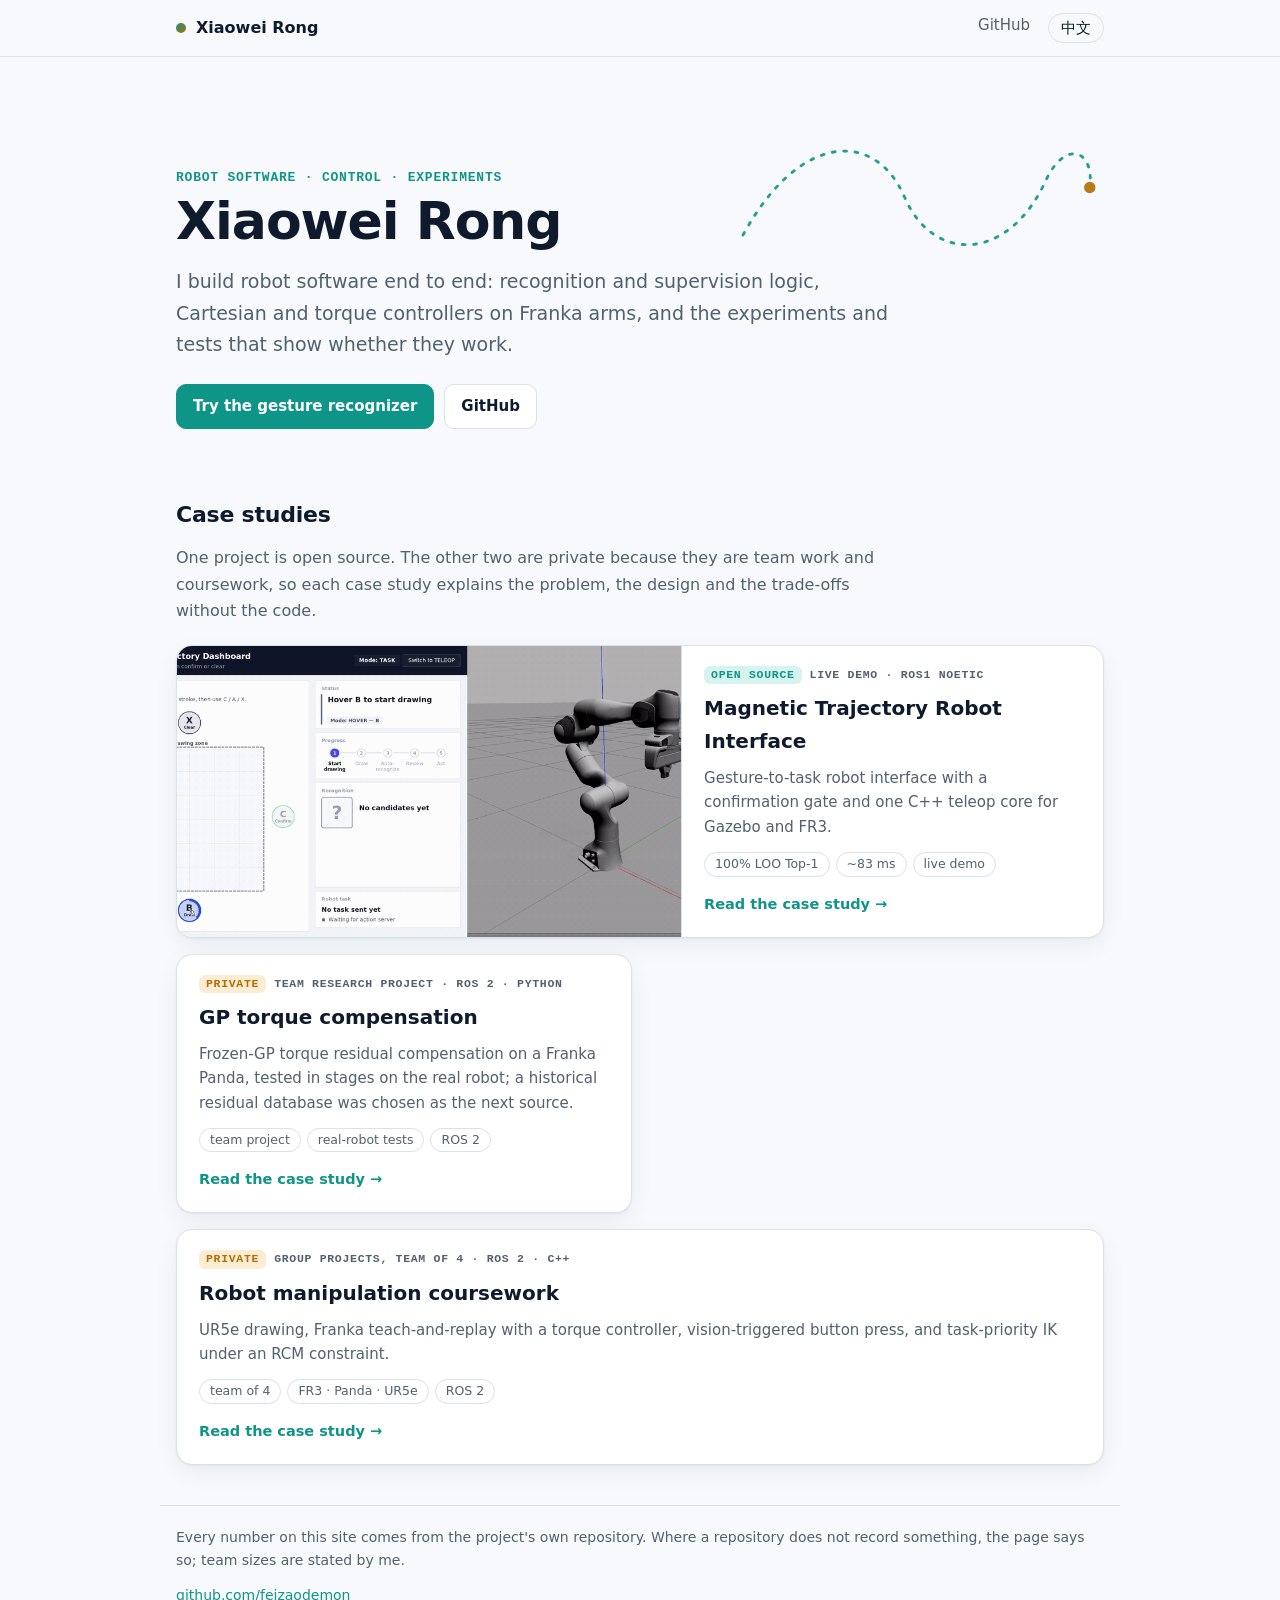
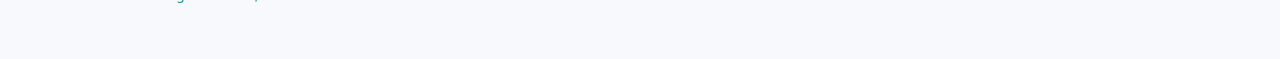
<file: docs/index.html>
<!doctype html>
<html lang="en">
<head>
<meta charset="utf-8">
<meta name="viewport" content="width=device-width, initial-scale=1">
<title>Xiaowei Rong · Robot software case studies</title>
<meta name="description" content="Case studies of three robotics projects.">
<link rel="alternate" hreflang="zh-CN" href="zh/">
<link rel="stylesheet" href="assets/site.css">
<link rel="icon" href="assets/favicon.svg" type="image/svg+xml">
</head>
<body>
<header class="top"><div class="wrap">
<a class="brand" href="./"><span class="dot"></span>Xiaowei Rong</a>
<nav><a href="https://github.com/feizaodemon">GitHub</a><a class="lang" href="zh/" hreflang="zh-CN">中文</a></nav>
</div></header>
<main class="wrap">
<section class="hero home">
<svg class="loop" viewBox="0 0 400 160" aria-hidden="true"><path d="M20,120 C80,10 160,10 190,80 C220,150 300,150 340,60 C360,20 390,30 385,70"/><circle cx="385" cy="70" r="6"/></svg>
<p class="kicker">Robot software · control · experiments</p>
<h1>Xiaowei Rong</h1>
<p class="lede">I build robot software end to end: recognition and supervision logic, Cartesian and torque controllers on Franka arms, and the experiments and tests that show whether they work.</p>
<div class="actions"><a class="btn primary" href="https://feizaodemon.github.io/magnetic-trajectory-robot-interface/">Try the gesture recognizer</a><a class="btn" href="https://github.com/feizaodemon">GitHub</a></div>
</section>
<section><h2>Case studies</h2>
<p class="sub">One project is open source. The other two are private because they are team work and coursework, so each case study explains the problem, the design and the trade-offs without the code.</p>
<div class="cards"><a class="card feat" href="mtri.html">
<img src="assets/mtri-task-gazebo.gif" alt="" loading="lazy"><div class="cbody"><p class="kicker"><span class="tag pub">Open source</span>live demo · ROS1 Noetic</p>
<h3>Magnetic Trajectory Robot Interface</h3><p>Gesture-to-task robot interface with a confirmation gate and one C++ teleop core for Gazebo and FR3.</p><div class="chips"><span class="chip">100% LOO Top-1</span><span class="chip">~83 ms</span><span class="chip">live demo</span></div>
<span class="more">Read the case study →</span></div></a><a class="card" href="gp.html">
<div class="cbody"><p class="kicker"><span class="tag">Private</span>Team research project · ROS 2 · Python</p>
<h3>GP torque compensation</h3><p>Frozen-GP torque residual compensation on a Franka Panda, tested in stages on the real robot; a historical residual database was chosen as the next source.</p><div class="chips"><span class="chip">team project</span><span class="chip">real-robot tests</span><span class="chip">ROS 2</span></div>
<span class="more">Read the case study →</span></div></a><a class="card" href="coursework.html">
<div class="cbody"><p class="kicker"><span class="tag">Private</span>Group projects, team of 4 · ROS 2 · C++</p>
<h3>Robot manipulation coursework</h3><p>UR5e drawing, Franka teach-and-replay with a torque controller, vision-triggered button press, and task-priority IK under an RCM constraint.</p><div class="chips"><span class="chip">team of 4</span><span class="chip">FR3 · Panda · UR5e</span><span class="chip">ROS 2</span></div>
<span class="more">Read the case study →</span></div></a></div></section>
</main>
<footer class="wrap foot"><p>Every number on this site comes from the project's own repository. Where a repository does not record something, the page says so; team sizes are stated by me.</p><p><a href="https://github.com/feizaodemon">github.com/feizaodemon</a></p></footer>
</body>
</html>
</file>
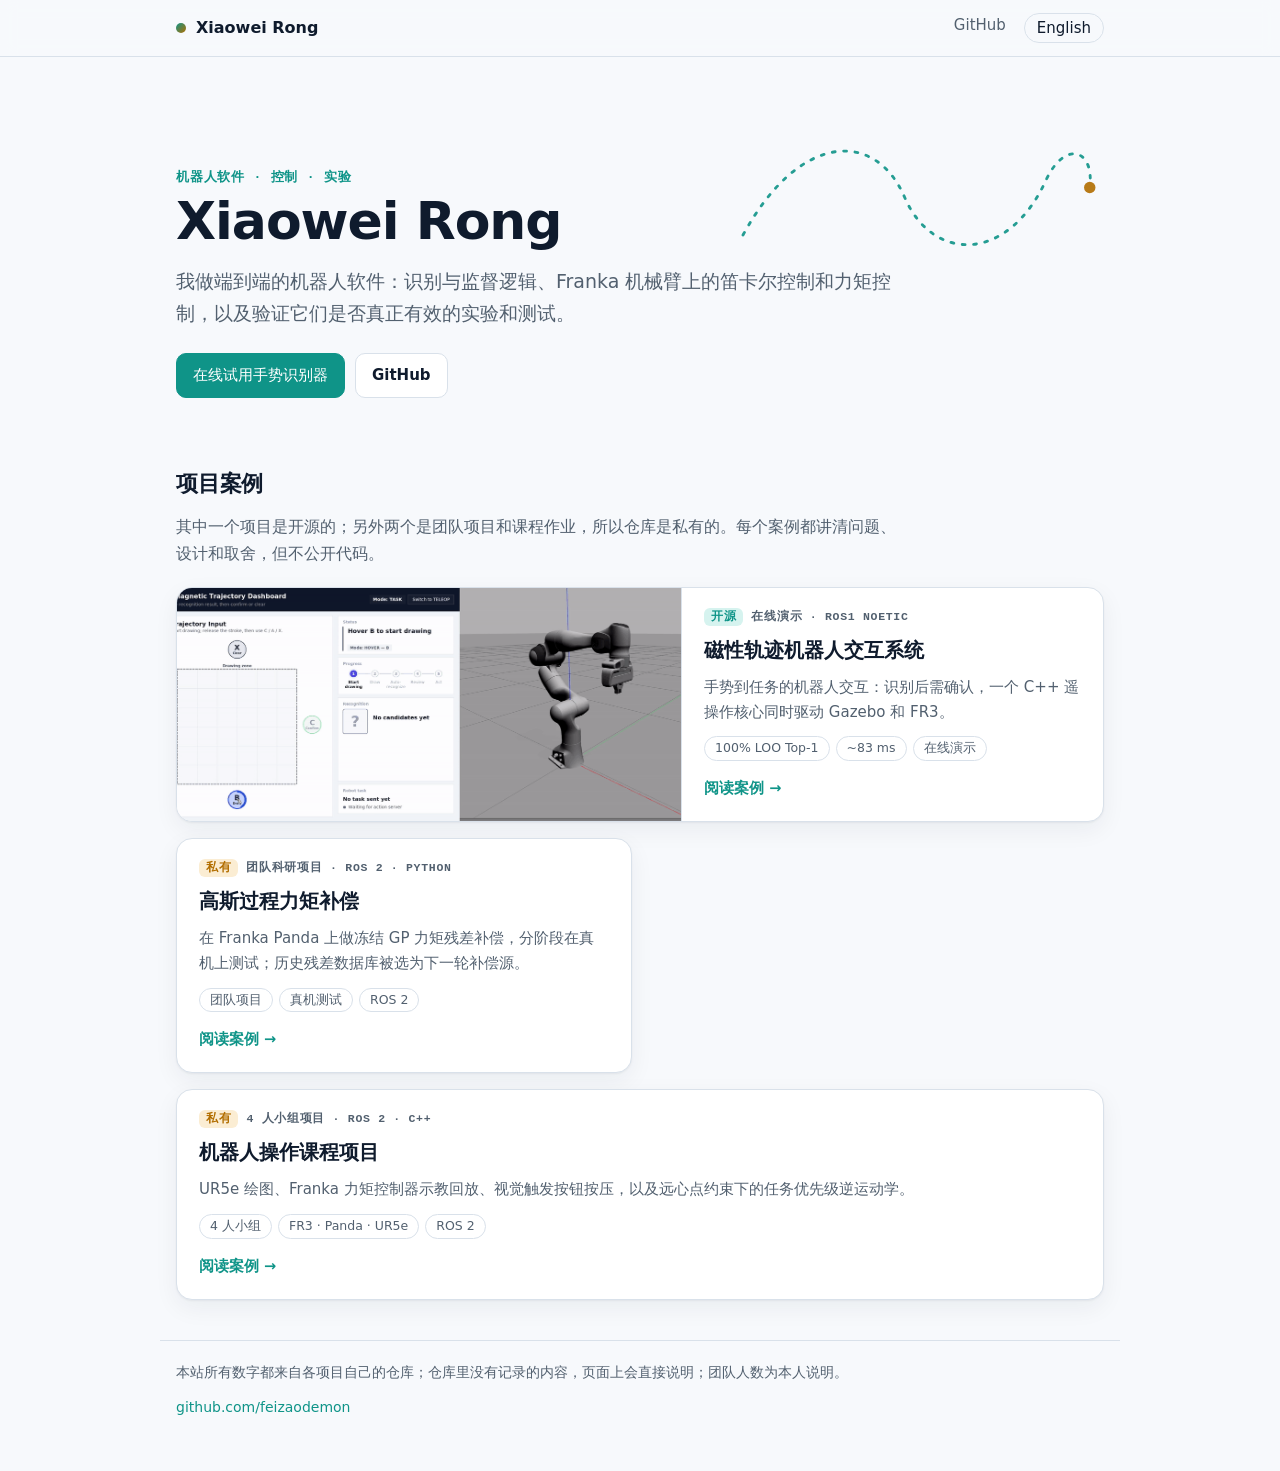
<file: docs/zh/index.html>
<!doctype html>
<html lang="zh-CN">
<head>
<meta charset="utf-8">
<meta name="viewport" content="width=device-width, initial-scale=1">
<title>Xiaowei Rong · 机器人软件项目案例</title>
<meta name="description" content="三个机器人项目的案例介绍。">
<link rel="alternate" hreflang="en" href="../">
<link rel="stylesheet" href="../assets/site.css">
<link rel="icon" href="../assets/favicon.svg" type="image/svg+xml">
</head>
<body>
<header class="top"><div class="wrap">
<a class="brand" href="./"><span class="dot"></span>Xiaowei Rong</a>
<nav><a href="https://github.com/feizaodemon">GitHub</a><a class="lang" href="../" hreflang="en">English</a></nav>
</div></header>
<main class="wrap">
<section class="hero home">
<svg class="loop" viewBox="0 0 400 160" aria-hidden="true"><path d="M20,120 C80,10 160,10 190,80 C220,150 300,150 340,60 C360,20 390,30 385,70"/><circle cx="385" cy="70" r="6"/></svg>
<p class="kicker">机器人软件 · 控制 · 实验</p>
<h1>Xiaowei Rong</h1>
<p class="lede">我做端到端的机器人软件：识别与监督逻辑、Franka 机械臂上的笛卡尔控制和力矩控制，以及验证它们是否真正有效的实验和测试。</p>
<div class="actions"><a class="btn primary" href="https://feizaodemon.github.io/magnetic-trajectory-robot-interface/">在线试用手势识别器</a><a class="btn" href="https://github.com/feizaodemon">GitHub</a></div>
</section>
<section><h2>项目案例</h2>
<p class="sub">其中一个项目是开源的；另外两个是团队项目和课程作业，所以仓库是私有的。每个案例都讲清问题、设计和取舍，但不公开代码。</p>
<div class="cards"><a class="card feat" href="mtri.html">
<img src="../assets/mtri-task-gazebo.gif" alt="" loading="lazy"><div class="cbody"><p class="kicker"><span class="tag pub">开源</span>在线演示 · ROS1 Noetic</p>
<h3>磁性轨迹机器人交互系统</h3><p>手势到任务的机器人交互：识别后需确认，一个 C++ 遥操作核心同时驱动 Gazebo 和 FR3。</p><div class="chips"><span class="chip">100% LOO Top-1</span><span class="chip">~83 ms</span><span class="chip">在线演示</span></div>
<span class="more">阅读案例 →</span></div></a><a class="card" href="gp.html">
<div class="cbody"><p class="kicker"><span class="tag">私有</span>团队科研项目 · ROS 2 · Python</p>
<h3>高斯过程力矩补偿</h3><p>在 Franka Panda 上做冻结 GP 力矩残差补偿，分阶段在真机上测试；历史残差数据库被选为下一轮补偿源。</p><div class="chips"><span class="chip">团队项目</span><span class="chip">真机测试</span><span class="chip">ROS 2</span></div>
<span class="more">阅读案例 →</span></div></a><a class="card" href="coursework.html">
<div class="cbody"><p class="kicker"><span class="tag">私有</span>4 人小组项目 · ROS 2 · C++</p>
<h3>机器人操作课程项目</h3><p>UR5e 绘图、Franka 力矩控制器示教回放、视觉触发按钮按压，以及远心点约束下的任务优先级逆运动学。</p><div class="chips"><span class="chip">4 人小组</span><span class="chip">FR3 · Panda · UR5e</span><span class="chip">ROS 2</span></div>
<span class="more">阅读案例 →</span></div></a></div></section>
</main>
<footer class="wrap foot"><p>本站所有数字都来自各项目自己的仓库；仓库里没有记录的内容，页面上会直接说明；团队人数为本人说明。</p><p><a href="https://github.com/feizaodemon">github.com/feizaodemon</a></p></footer>
</body>
</html>
</file>
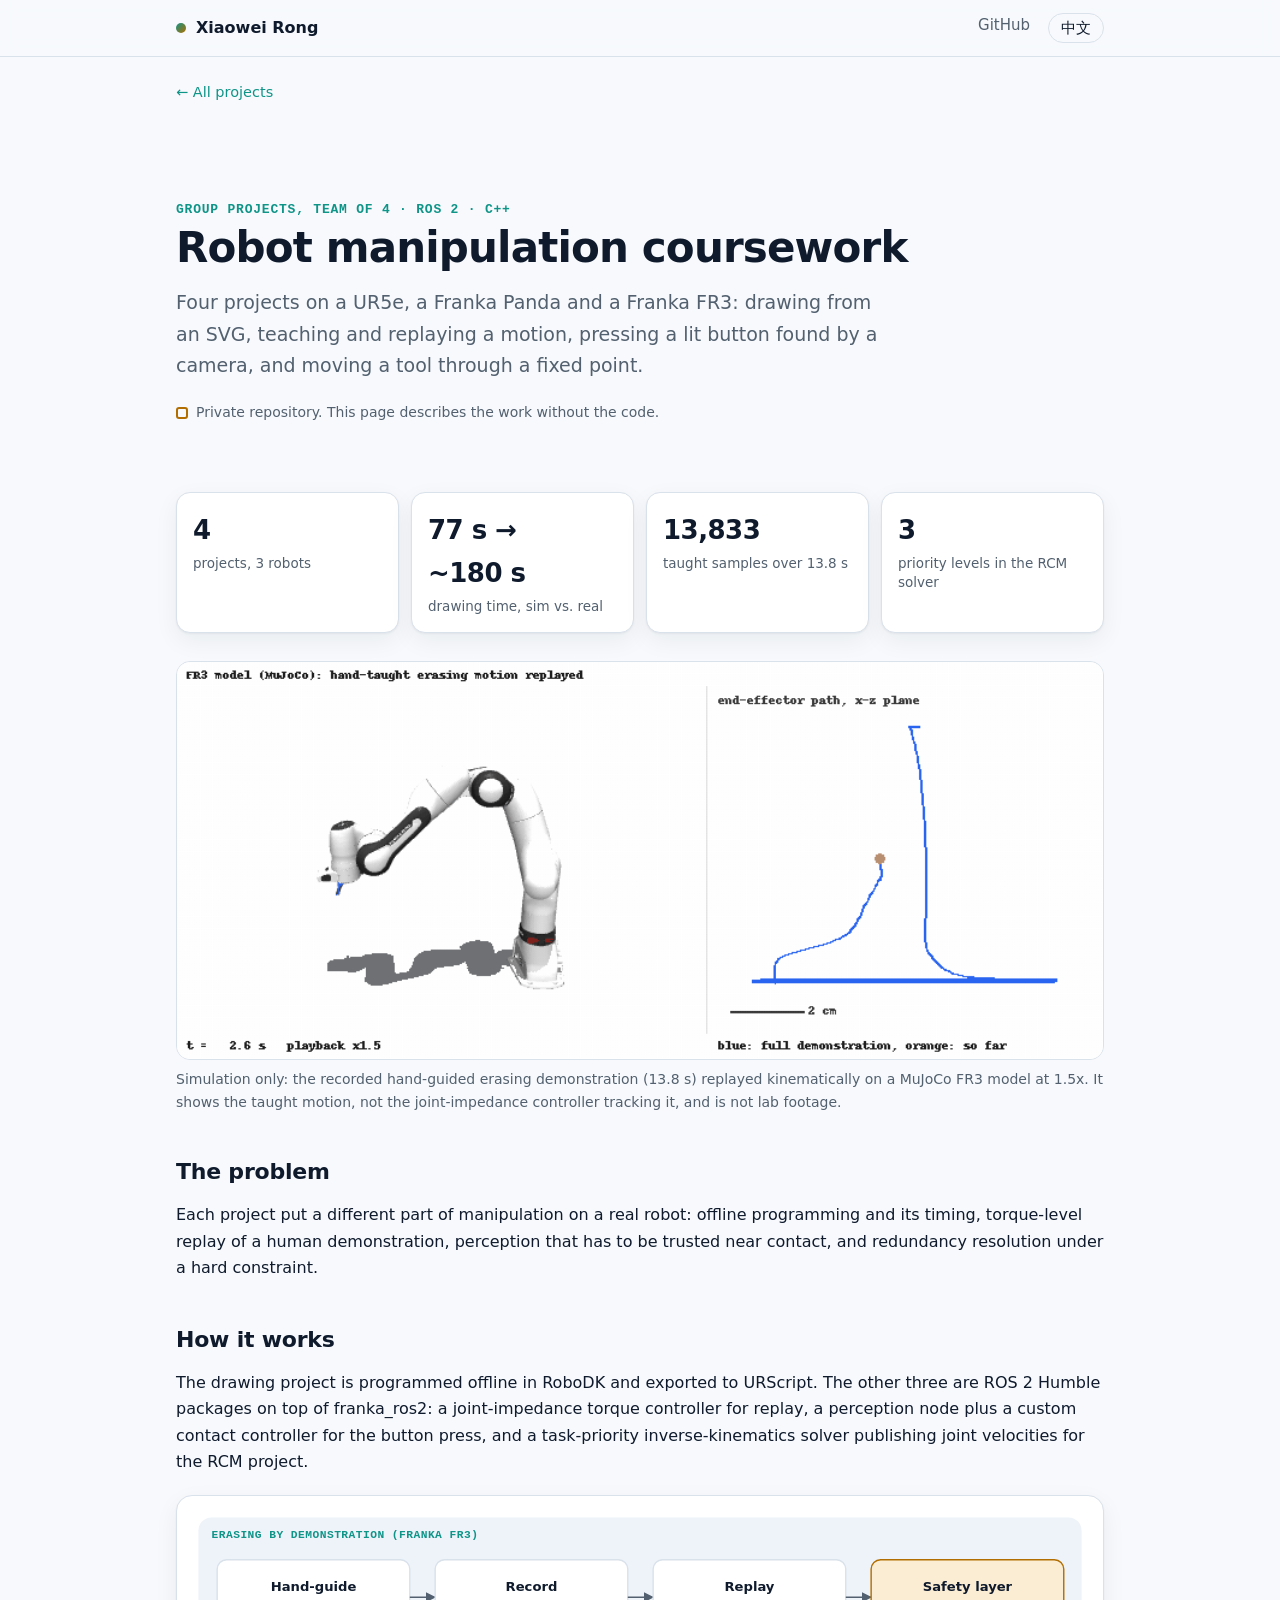
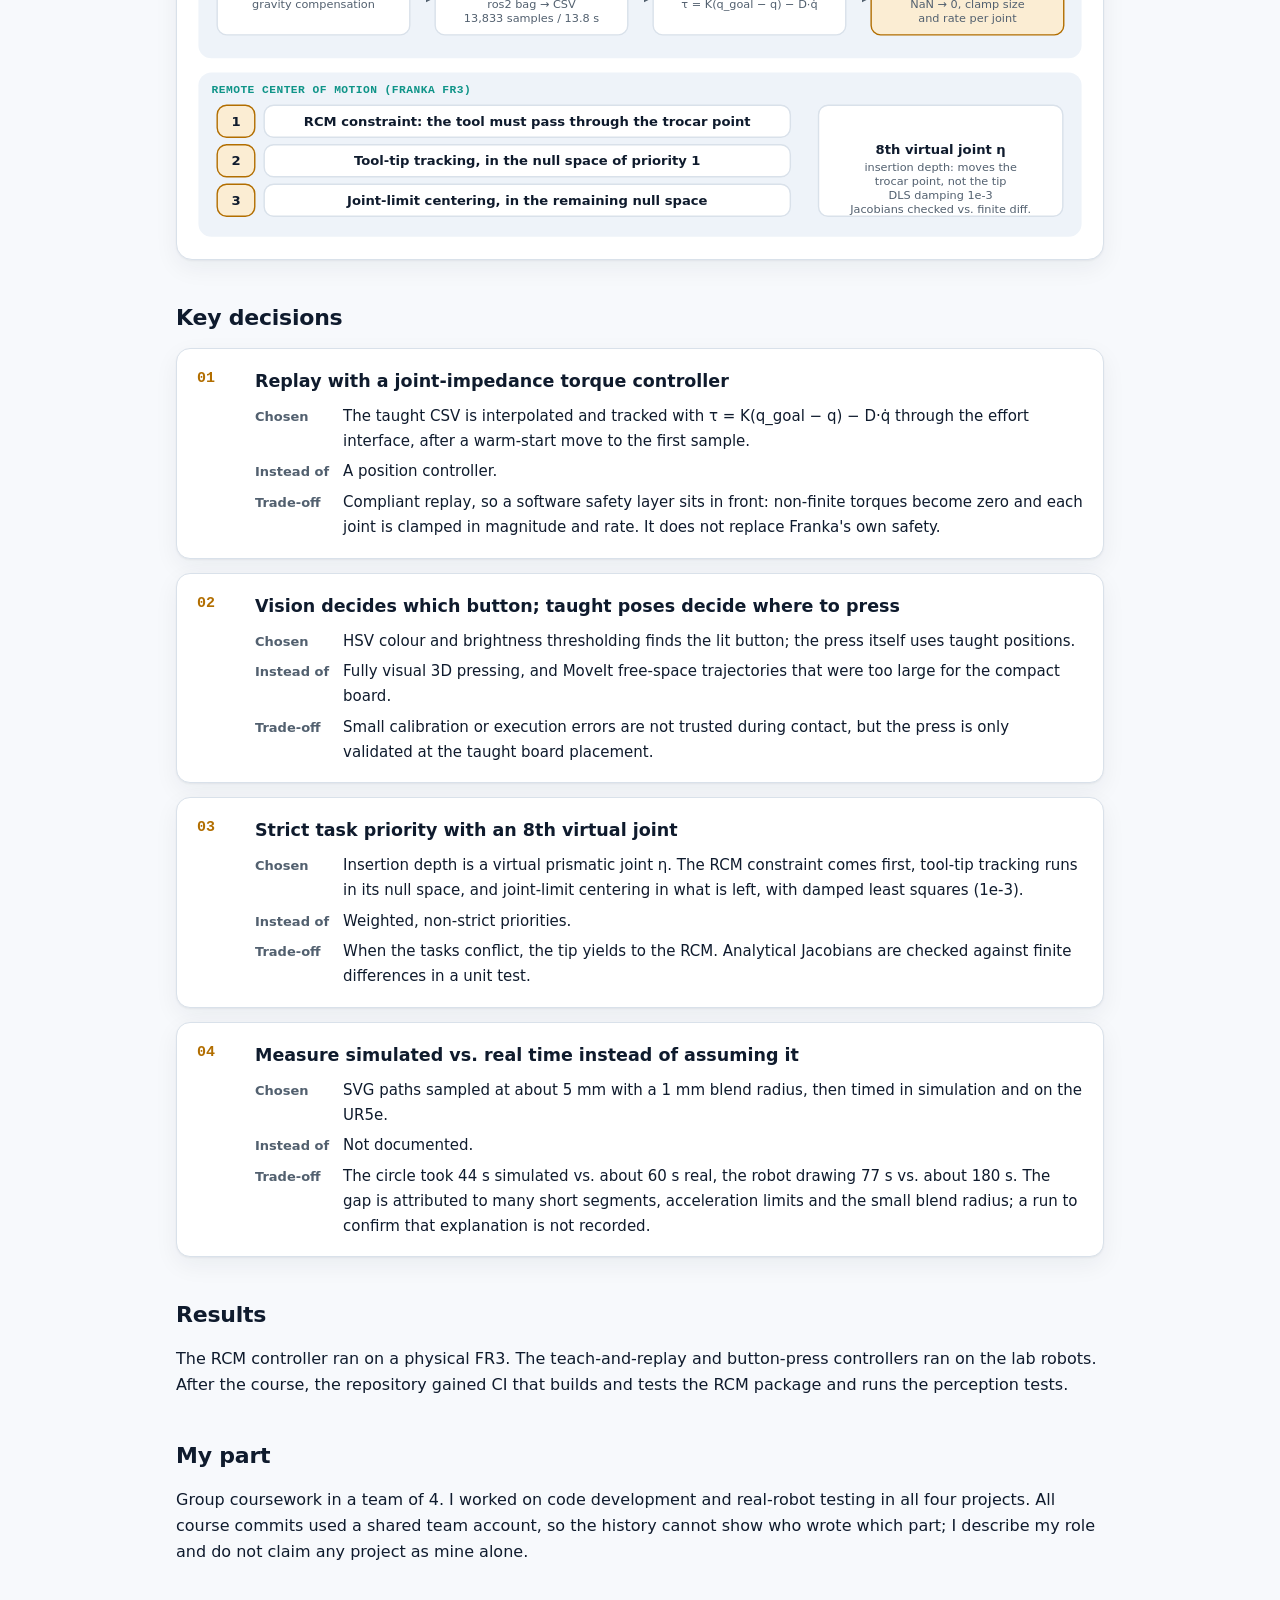
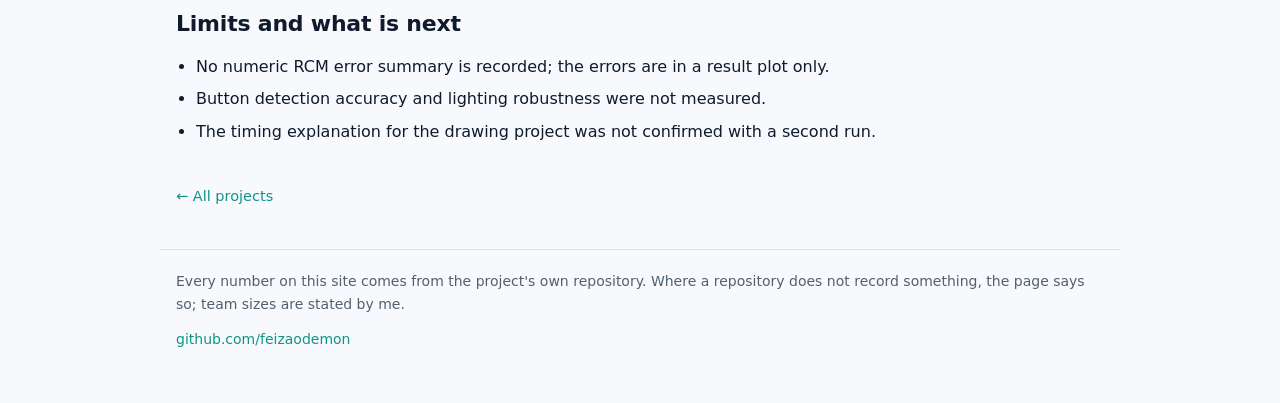
<file: docs/coursework.html>
<!doctype html>
<html lang="en">
<head>
<meta charset="utf-8">
<meta name="viewport" content="width=device-width, initial-scale=1">
<title>Robot manipulation coursework · Xiaowei Rong</title>
<meta name="description" content="Four projects on a UR5e, a Franka Panda and a Franka FR3: drawing from an SVG, teaching and replaying a motion, pressing a lit button found by a camera, and moving a tool through a fixed point.">
<link rel="alternate" hreflang="zh-CN" href="zh/coursework.html">
<link rel="stylesheet" href="assets/site.css">
<link rel="icon" href="assets/favicon.svg" type="image/svg+xml">
</head>
<body>
<header class="top"><div class="wrap">
<a class="brand" href="./"><span class="dot"></span>Xiaowei Rong</a>
<nav><a href="https://github.com/feizaodemon">GitHub</a><a class="lang" href="zh/coursework.html" hreflang="zh-CN">中文</a></nav>
</div></header>
<main class="wrap">
<p class="crumb"><a href="./">← All projects</a></p>
<section class="hero proj">
<p class="kicker">Group projects, team of 4 · ROS 2 · C++</p>
<h1>Robot manipulation coursework</h1>
<p class="lede">Four projects on a UR5e, a Franka Panda and a Franka FR3: drawing from an SVG, teaching and replaying a motion, pressing a lit button found by a camera, and moving a tool through a fixed point.</p>

<p class="private"><span class="lock" aria-hidden="true"></span>Private repository. This page describes the work without the code.</p>
</section>
<h2 class="sr">At a glance</h2>
<div class="stats"><div class="stat"><div class="v">4</div><div class="k">projects, 3 robots</div></div><div class="stat"><div class="v">77 s → ~180 s</div><div class="k">drawing time, sim vs. real</div></div><div class="stat"><div class="v">13,833</div><div class="k">taught samples over 13.8 s</div></div><div class="stat"><div class="v">3</div><div class="k">priority levels in the RCM solver</div></div></div>
<figure><img src="assets/impl-erasing-replay-sim.gif" alt="FR3 model replaying a hand-taught erasing motion, with the end-effector path" loading="lazy"><figcaption>Simulation only: the recorded hand-guided erasing demonstration (13.8 s) replayed kinematically on a MuJoCo FR3 model at 1.5x. It shows the taught motion, not the joint-impedance controller tracking it, and is not lab footage.</figcaption></figure>
<section><h2>The problem</h2><p>Each project put a different part of manipulation on a real robot: offline programming and its timing, torque-level replay of a human demonstration, perception that has to be trusted near contact, and redundancy resolution under a hard constraint.</p></section>
<section><h2>How it works</h2><p>The drawing project is programmed offline in RoboDK and exported to URScript. The other three are ROS 2 Humble packages on top of franka_ros2: a joint-impedance torque controller for replay, a perception node plus a custom contact controller for the button press, and a task-priority inverse-kinematics solver publishing joint velocities for the RCM project.</p><div class="diagram"><svg viewBox="0 0 960 360" role="img" aria-label="Coursework: teach-and-replay pipeline and RCM task-priority stack"><defs><marker id="ah" viewBox="0 0 10 10" refX="9" refY="5" markerWidth="7" markerHeight="7" orient="auto-start-reverse"><path d="M0,0 L10,5 L0,10 z" class="d-head"/></marker></defs><rect class="d-band" x="10" y="10" width="940" height="150" rx="14"/><text class="d-k" x="24" y="32">Erasing by demonstration (Franka FR3)</text><rect class="d-node" x="30" y="55" width="205" height="80" rx="10"/><text class="d-t" x="132.5" y="88.0" text-anchor="middle">Hand-guide</text><text class="d-s" x="132.5" y="106.0" text-anchor="middle">gravity compensation</text><path class="d-arr" d="M235,95 L262,95" marker-end="url(#ah)"/><rect class="d-node" x="262" y="55" width="205" height="80" rx="10"/><text class="d-t" x="364.5" y="88.0" text-anchor="middle">Record</text><text class="d-s" x="364.5" y="106.0" text-anchor="middle">ros2 bag → CSV</text><text class="d-s" x="364.5" y="121.0" text-anchor="middle">13,833 samples / 13.8 s</text><path class="d-arr" d="M467,95 L494,95" marker-end="url(#ah)"/><rect class="d-node" x="494" y="55" width="205" height="80" rx="10"/><text class="d-t" x="596.5" y="88.0" text-anchor="middle">Replay</text><text class="d-s" x="596.5" y="106.0" text-anchor="middle">τ = K(q_goal − q) − D·q̇</text><path class="d-arr" d="M699,95 L726,95" marker-end="url(#ah)"/><rect class="d-gate" x="726" y="55" width="205" height="80" rx="10"/><text class="d-t" x="828.5" y="88.0" text-anchor="middle">Safety layer</text><text class="d-s" x="828.5" y="106.0" text-anchor="middle">NaN → 0, clamp size</text><text class="d-s" x="828.5" y="121.0" text-anchor="middle">and rate per joint</text><rect class="d-band" x="10" y="175" width="940" height="175" rx="14"/><text class="d-k" x="24" y="197">Remote center of motion (Franka FR3)</text><rect class="d-gate" x="30" y="210" width="40" height="34" rx="10"/><text class="d-t" x="50.0" y="232.0" text-anchor="middle">1</text><rect class="d-node" x="80" y="210" width="560" height="34" rx="10"/><text class="d-t" x="360.0" y="232.0" text-anchor="middle">RCM constraint: the tool must pass through the trocar point</text><rect class="d-gate" x="30" y="252" width="40" height="34" rx="10"/><text class="d-t" x="50.0" y="274.0" text-anchor="middle">2</text><rect class="d-node" x="80" y="252" width="560" height="34" rx="10"/><text class="d-t" x="360.0" y="274.0" text-anchor="middle">Tool-tip tracking, in the null space of priority 1</text><rect class="d-gate" x="30" y="294" width="40" height="34" rx="10"/><text class="d-t" x="50.0" y="316.0" text-anchor="middle">3</text><rect class="d-node" x="80" y="294" width="560" height="34" rx="10"/><text class="d-t" x="360.0" y="316.0" text-anchor="middle">Joint-limit centering, in the remaining null space</text><rect class="d-node" x="670" y="210" width="260" height="118" rx="10"/><text class="d-t" x="800.0" y="262.0" text-anchor="middle">8th virtual joint η</text><text class="d-s" x="800.0" y="280.0" text-anchor="middle">insertion depth: moves the</text><text class="d-s" x="800.0" y="295.0" text-anchor="middle">trocar point, not the tip</text><text class="d-s" x="800.0" y="310.0" text-anchor="middle">DLS damping 1e‑3</text><text class="d-s" x="800.0" y="325.0" text-anchor="middle">Jacobians checked vs. finite diff.</text></svg></div></section>
<section><h2>Key decisions</h2><div class="decs"><article class="dec"><div class="num">01</div><div><h3>Replay with a joint-impedance torque controller</h3><dl><dt>Chosen</dt><dd>The taught CSV is interpolated and tracked with τ = K(q_goal − q) − D·q̇ through the effort interface, after a warm-start move to the first sample.</dd><dt>Instead of</dt><dd>A position controller.</dd><dt>Trade-off</dt><dd>Compliant replay, so a software safety layer sits in front: non-finite torques become zero and each joint is clamped in magnitude and rate. It does not replace Franka's own safety.</dd></dl></div></article><article class="dec"><div class="num">02</div><div><h3>Vision decides which button; taught poses decide where to press</h3><dl><dt>Chosen</dt><dd>HSV colour and brightness thresholding finds the lit button; the press itself uses taught positions.</dd><dt>Instead of</dt><dd>Fully visual 3D pressing, and MoveIt free-space trajectories that were too large for the compact board.</dd><dt>Trade-off</dt><dd>Small calibration or execution errors are not trusted during contact, but the press is only validated at the taught board placement.</dd></dl></div></article><article class="dec"><div class="num">03</div><div><h3>Strict task priority with an 8th virtual joint</h3><dl><dt>Chosen</dt><dd>Insertion depth is a virtual prismatic joint η. The RCM constraint comes first, tool-tip tracking runs in its null space, and joint-limit centering in what is left, with damped least squares (1e‑3).</dd><dt>Instead of</dt><dd>Weighted, non-strict priorities.</dd><dt>Trade-off</dt><dd>When the tasks conflict, the tip yields to the RCM. Analytical Jacobians are checked against finite differences in a unit test.</dd></dl></div></article><article class="dec"><div class="num">04</div><div><h3>Measure simulated vs. real time instead of assuming it</h3><dl><dt>Chosen</dt><dd>SVG paths sampled at about 5 mm with a 1 mm blend radius, then timed in simulation and on the UR5e.</dd><dt>Instead of</dt><dd>Not documented.</dd><dt>Trade-off</dt><dd>The circle took 44 s simulated vs. about 60 s real, the robot drawing 77 s vs. about 180 s. The gap is attributed to many short segments, acceleration limits and the small blend radius; a run to confirm that explanation is not recorded.</dd></dl></div></article></div></section>
<section><h2>Results</h2><p>The RCM controller ran on a physical FR3. The teach-and-replay and button-press controllers ran on the lab robots. After the course, the repository gained CI that builds and tests the RCM package and runs the perception tests.</p></section>
<section><h2>My part</h2><p>Group coursework in a team of 4. I worked on code development and real-robot testing in all four projects. All course commits used a shared team account, so the history cannot show who wrote which part; I describe my role and do not claim any project as mine alone.</p></section>
<section><h2>Limits and what is next</h2><ul><li>No numeric RCM error summary is recorded; the errors are in a result plot only.</li><li>Button detection accuracy and lighting robustness were not measured.</li><li>The timing explanation for the drawing project was not confirmed with a second run.</li></ul></section>
<p class="crumb end"><a href="./">← All projects</a></p>
</main>
<footer class="wrap foot"><p>Every number on this site comes from the project's own repository. Where a repository does not record something, the page says so; team sizes are stated by me.</p><p><a href="https://github.com/feizaodemon">github.com/feizaodemon</a></p></footer>
</body>
</html>
</file>
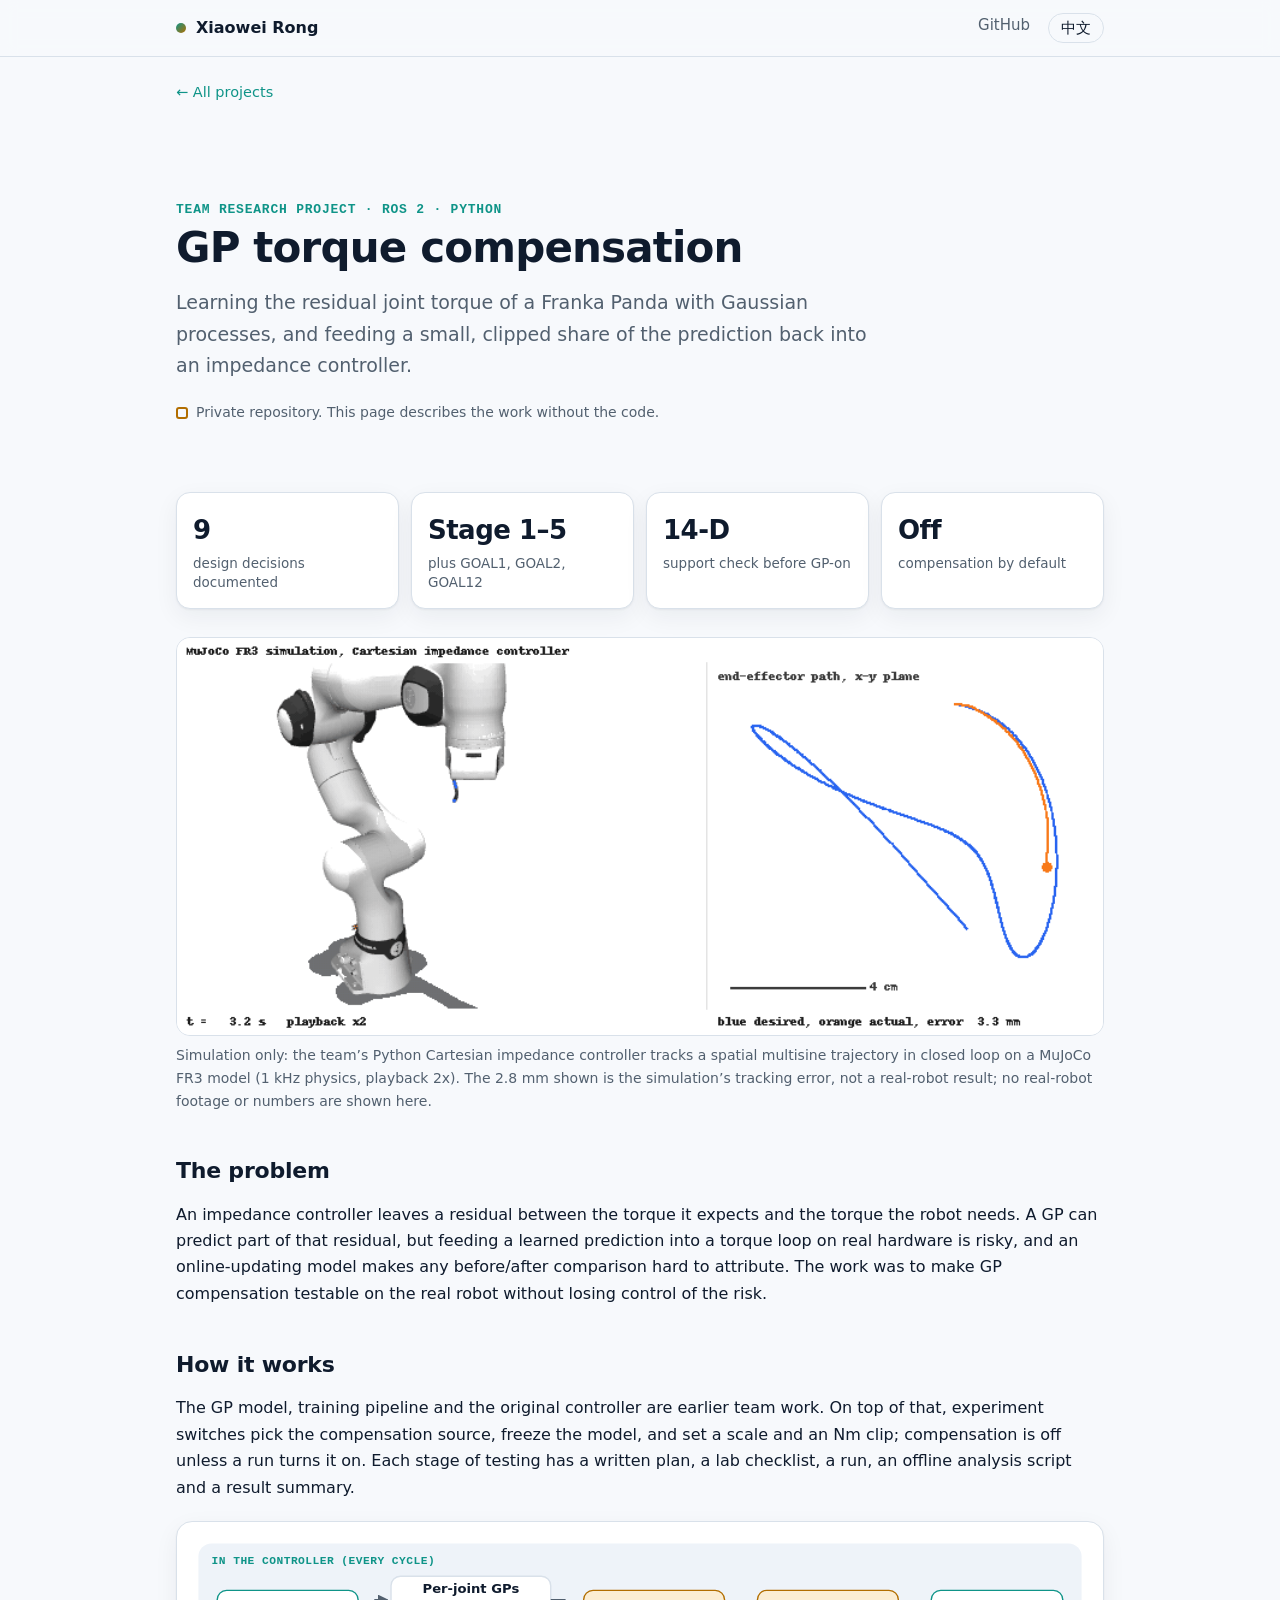
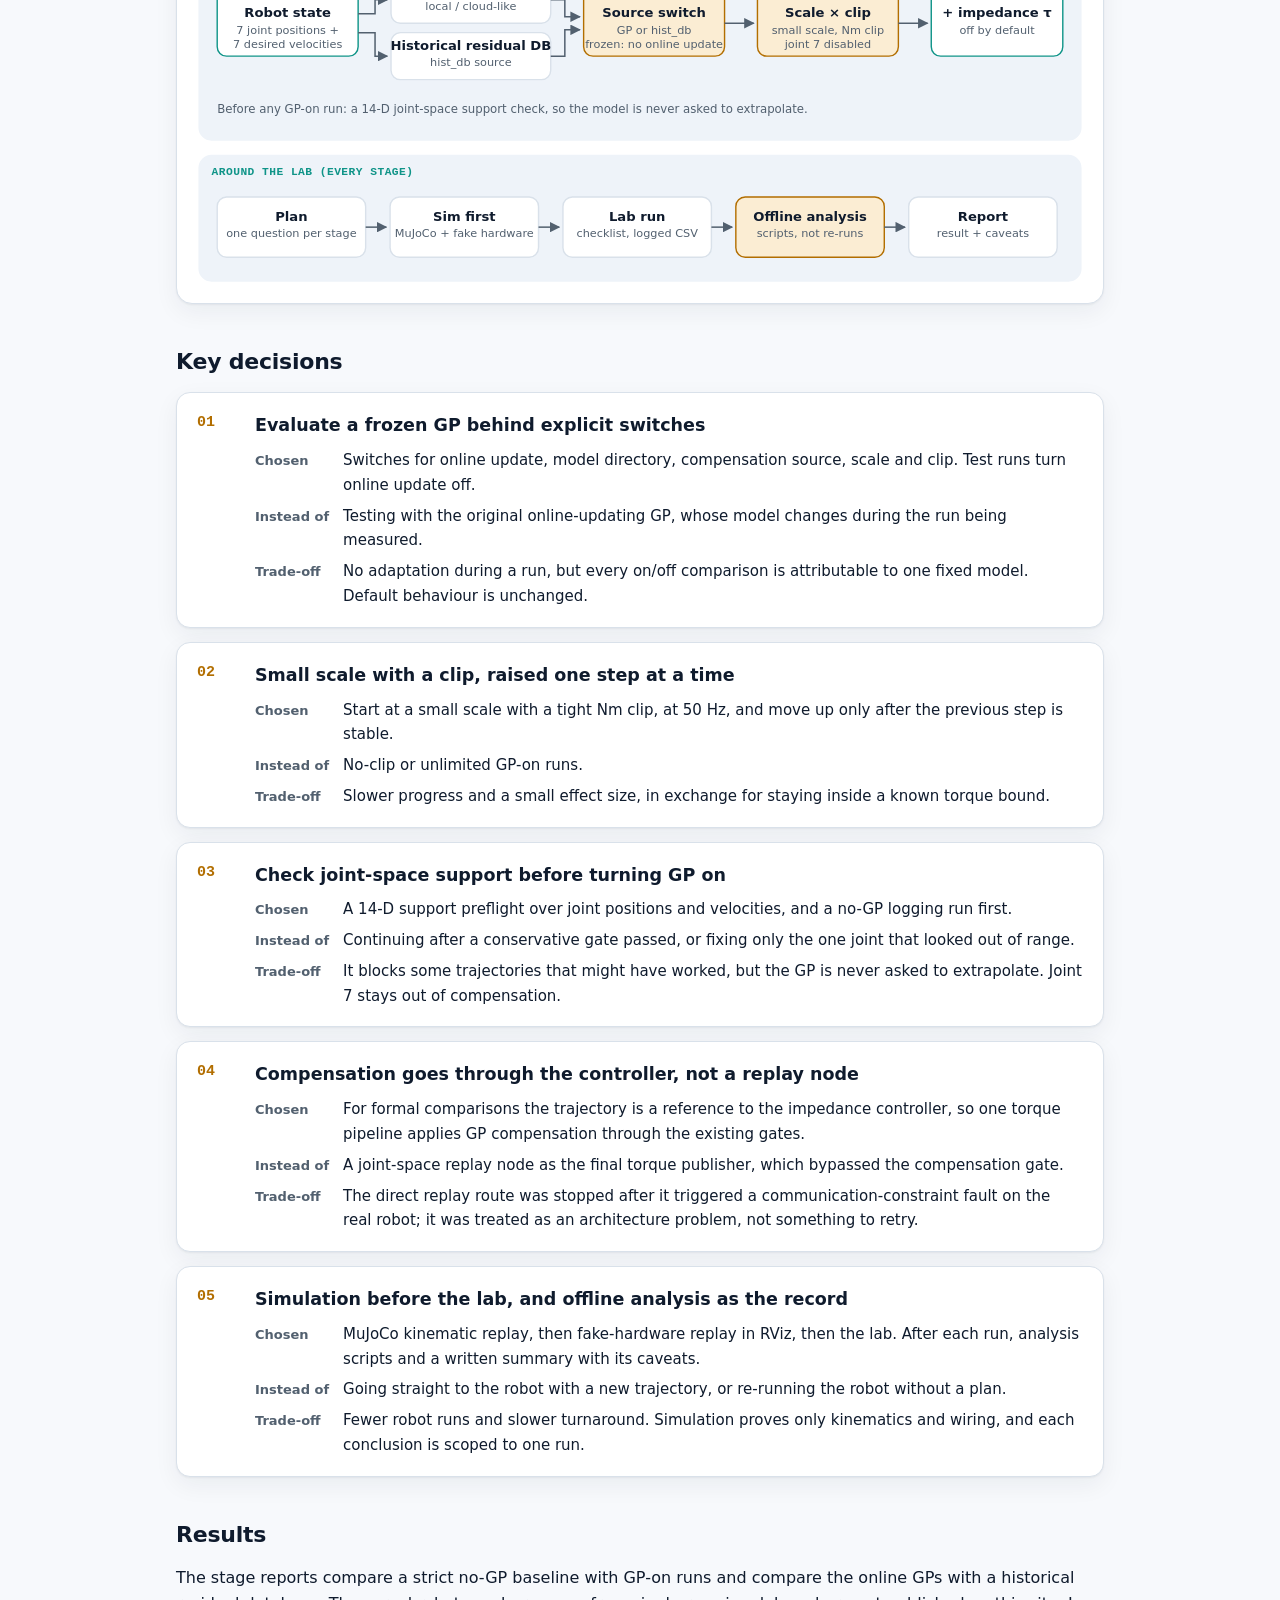
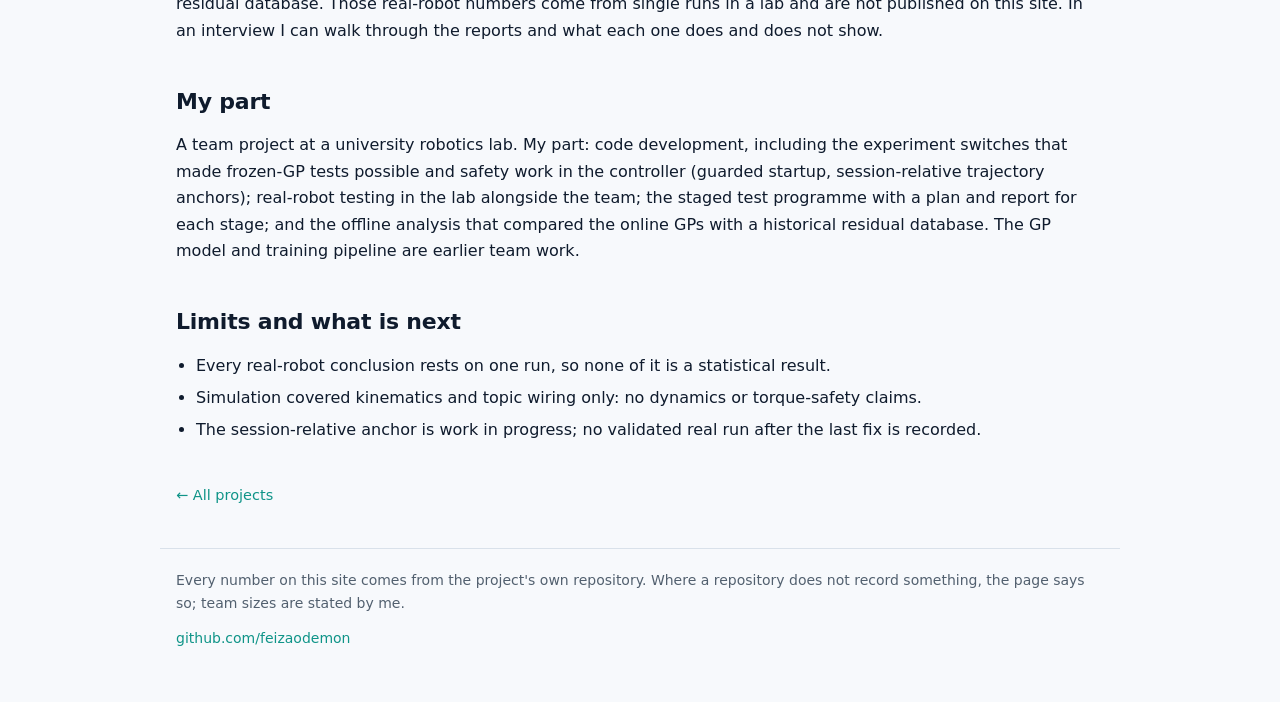
<file: docs/gp.html>
<!doctype html>
<html lang="en">
<head>
<meta charset="utf-8">
<meta name="viewport" content="width=device-width, initial-scale=1">
<title>GP torque compensation · Xiaowei Rong</title>
<meta name="description" content="Learning the residual joint torque of a Franka Panda with Gaussian processes, and feeding a small, clipped share of the prediction back into an impedance controller.">
<link rel="alternate" hreflang="zh-CN" href="zh/gp.html">
<link rel="stylesheet" href="assets/site.css">
<link rel="icon" href="assets/favicon.svg" type="image/svg+xml">
</head>
<body>
<header class="top"><div class="wrap">
<a class="brand" href="./"><span class="dot"></span>Xiaowei Rong</a>
<nav><a href="https://github.com/feizaodemon">GitHub</a><a class="lang" href="zh/gp.html" hreflang="zh-CN">中文</a></nav>
</div></header>
<main class="wrap">
<p class="crumb"><a href="./">← All projects</a></p>
<section class="hero proj">
<p class="kicker">Team research project · ROS 2 · Python</p>
<h1>GP torque compensation</h1>
<p class="lede">Learning the residual joint torque of a Franka Panda with Gaussian processes, and feeding a small, clipped share of the prediction back into an impedance controller.</p>

<p class="private"><span class="lock" aria-hidden="true"></span>Private repository. This page describes the work without the code.</p>
</section>
<h2 class="sr">At a glance</h2>
<div class="stats"><div class="stat"><div class="v">9</div><div class="k">design decisions documented</div></div><div class="stat"><div class="v">Stage 1–5</div><div class="k">plus GOAL1, GOAL2, GOAL12</div></div><div class="stat"><div class="v">14-D</div><div class="k">support check before GP-on</div></div><div class="stat"><div class="v">Off</div><div class="k">compensation by default</div></div></div>
<figure><img src="assets/gp-impedance-sim.gif" alt="Simulated FR3 arm tracking a spatial trajectory, with desired and actual end-effector paths" loading="lazy"><figcaption>Simulation only: the team’s Python Cartesian impedance controller tracks a spatial multisine trajectory in closed loop on a MuJoCo FR3 model (1 kHz physics, playback 2x). The 2.8 mm shown is the simulation’s tracking error, not a real-robot result; no real-robot footage or numbers are shown here.</figcaption></figure>
<section><h2>The problem</h2><p>An impedance controller leaves a residual between the torque it expects and the torque the robot needs. A GP can predict part of that residual, but feeding a learned prediction into a torque loop on real hardware is risky, and an online-updating model makes any before/after comparison hard to attribute. The work was to make GP compensation testable on the real robot without losing control of the risk.</p></section>
<section><h2>How it works</h2><p>The GP model, training pipeline and the original controller are earlier team work. On top of that, experiment switches pick the compensation source, freeze the model, and set a scale and an Nm clip; compensation is off unless a run turns it on. Each stage of testing has a written plan, a lab checklist, a run, an offline analysis script and a result summary.</p><div class="diagram"><svg viewBox="0 0 960 380" role="img" aria-label="GP torque compensation: online loop and offline staged programme"><defs><marker id="ah" viewBox="0 0 10 10" refX="9" refY="5" markerWidth="7" markerHeight="7" orient="auto-start-reverse"><path d="M0,0 L10,5 L0,10 z" class="d-head"/></marker></defs><rect class="d-band" x="10" y="10" width="940" height="210" rx="14"/><text class="d-k" x="24" y="32">In the controller (every cycle)</text><rect class="d-io" x="30" y="60" width="150" height="70" rx="10"/><text class="d-t" x="105.0" y="88.0" text-anchor="middle">Robot state</text><text class="d-s" x="105.0" y="106.0" text-anchor="middle">7 joint positions +</text><text class="d-s" x="105.0" y="121.0" text-anchor="middle">7 desired velocities</text><rect class="d-node" x="215" y="45" width="170" height="50" rx="10"/><text class="d-t" x="300.0" y="63.0" text-anchor="middle">Per-joint GPs</text><text class="d-s" x="300.0" y="81.0" text-anchor="middle">local / cloud-like</text><rect class="d-node" x="215" y="105" width="170" height="50" rx="10"/><text class="d-t" x="300.0" y="123.0" text-anchor="middle">Historical residual DB</text><text class="d-s" x="300.0" y="141.0" text-anchor="middle">hist_db source</text><rect class="d-gate" x="420" y="60" width="150" height="70" rx="10"/><text class="d-t" x="495.0" y="88.0" text-anchor="middle">Source switch</text><text class="d-s" x="495.0" y="106.0" text-anchor="middle">GP or hist_db</text><text class="d-s" x="495.0" y="121.0" text-anchor="middle">frozen: no online update</text><rect class="d-gate" x="605" y="60" width="150" height="70" rx="10"/><text class="d-t" x="680.0" y="88.0" text-anchor="middle">Scale × clip</text><text class="d-s" x="680.0" y="106.0" text-anchor="middle">small scale, Nm clip</text><text class="d-s" x="680.0" y="121.0" text-anchor="middle">joint 7 disabled</text><rect class="d-io" x="790" y="60" width="140" height="70" rx="10"/><text class="d-t" x="860.0" y="88.0" text-anchor="middle">+ impedance τ</text><text class="d-s" x="860.0" y="106.0" text-anchor="middle">off by default</text><path class="d-arr" d="M180,85 L198,85 L198,70 L211,70" marker-end="url(#ah)"/><path class="d-arr" d="M180,105 L198,105 L198,130 L211,130" marker-end="url(#ah)"/><path class="d-arr" d="M385,70 L400,70 L400,88 L416,88" marker-end="url(#ah)"/><path class="d-arr" d="M385,130 L400,130 L400,102 L416,102" marker-end="url(#ah)"/><path class="d-arr" d="M570,95 L601,95" marker-end="url(#ah)"/><path class="d-arr" d="M755,95 L786,95" marker-end="url(#ah)"/><text class="d-n" x="30" y="190" text-anchor="start">Before any GP-on run: a 14-D joint-space support check, so the model is never asked to extrapolate.</text><rect class="d-band" x="10" y="235" width="940" height="135" rx="14"/><text class="d-k" x="24" y="257">Around the lab (every stage)</text><rect class="d-node" x="30" y="280" width="158" height="64" rx="10"/><text class="d-t" x="109.0" y="305.0" text-anchor="middle">Plan</text><text class="d-s" x="109.0" y="323.0" text-anchor="middle">one question per stage</text><path class="d-arr" d="M188,312 L210,312" marker-end="url(#ah)"/><rect class="d-node" x="214" y="280" width="158" height="64" rx="10"/><text class="d-t" x="293.0" y="305.0" text-anchor="middle">Sim first</text><text class="d-s" x="293.0" y="323.0" text-anchor="middle">MuJoCo + fake hardware</text><path class="d-arr" d="M372,312 L394,312" marker-end="url(#ah)"/><rect class="d-node" x="398" y="280" width="158" height="64" rx="10"/><text class="d-t" x="477.0" y="305.0" text-anchor="middle">Lab run</text><text class="d-s" x="477.0" y="323.0" text-anchor="middle">checklist, logged CSV</text><path class="d-arr" d="M556,312 L578,312" marker-end="url(#ah)"/><rect class="d-gate" x="582" y="280" width="158" height="64" rx="10"/><text class="d-t" x="661.0" y="305.0" text-anchor="middle">Offline analysis</text><text class="d-s" x="661.0" y="323.0" text-anchor="middle">scripts, not re-runs</text><path class="d-arr" d="M740,312 L762,312" marker-end="url(#ah)"/><rect class="d-node" x="766" y="280" width="158" height="64" rx="10"/><text class="d-t" x="845.0" y="305.0" text-anchor="middle">Report</text><text class="d-s" x="845.0" y="323.0" text-anchor="middle">result + caveats</text></svg></div></section>
<section><h2>Key decisions</h2><div class="decs"><article class="dec"><div class="num">01</div><div><h3>Evaluate a frozen GP behind explicit switches</h3><dl><dt>Chosen</dt><dd>Switches for online update, model directory, compensation source, scale and clip. Test runs turn online update off.</dd><dt>Instead of</dt><dd>Testing with the original online-updating GP, whose model changes during the run being measured.</dd><dt>Trade-off</dt><dd>No adaptation during a run, but every on/off comparison is attributable to one fixed model. Default behaviour is unchanged.</dd></dl></div></article><article class="dec"><div class="num">02</div><div><h3>Small scale with a clip, raised one step at a time</h3><dl><dt>Chosen</dt><dd>Start at a small scale with a tight Nm clip, at 50 Hz, and move up only after the previous step is stable.</dd><dt>Instead of</dt><dd>No-clip or unlimited GP-on runs.</dd><dt>Trade-off</dt><dd>Slower progress and a small effect size, in exchange for staying inside a known torque bound.</dd></dl></div></article><article class="dec"><div class="num">03</div><div><h3>Check joint-space support before turning GP on</h3><dl><dt>Chosen</dt><dd>A 14-D support preflight over joint positions and velocities, and a no-GP logging run first.</dd><dt>Instead of</dt><dd>Continuing after a conservative gate passed, or fixing only the one joint that looked out of range.</dd><dt>Trade-off</dt><dd>It blocks some trajectories that might have worked, but the GP is never asked to extrapolate. Joint 7 stays out of compensation.</dd></dl></div></article><article class="dec"><div class="num">04</div><div><h3>Compensation goes through the controller, not a replay node</h3><dl><dt>Chosen</dt><dd>For formal comparisons the trajectory is a reference to the impedance controller, so one torque pipeline applies GP compensation through the existing gates.</dd><dt>Instead of</dt><dd>A joint-space replay node as the final torque publisher, which bypassed the compensation gate.</dd><dt>Trade-off</dt><dd>The direct replay route was stopped after it triggered a communication-constraint fault on the real robot; it was treated as an architecture problem, not something to retry.</dd></dl></div></article><article class="dec"><div class="num">05</div><div><h3>Simulation before the lab, and offline analysis as the record</h3><dl><dt>Chosen</dt><dd>MuJoCo kinematic replay, then fake-hardware replay in RViz, then the lab. After each run, analysis scripts and a written summary with its caveats.</dd><dt>Instead of</dt><dd>Going straight to the robot with a new trajectory, or re-running the robot without a plan.</dd><dt>Trade-off</dt><dd>Fewer robot runs and slower turnaround. Simulation proves only kinematics and wiring, and each conclusion is scoped to one run.</dd></dl></div></article></div></section>
<section><h2>Results</h2><p>The stage reports compare a strict no-GP baseline with GP-on runs and compare the online GPs with a historical residual database. Those real-robot numbers come from single runs in a lab and are not published on this site. In an interview I can walk through the reports and what each one does and does not show.</p></section>
<section><h2>My part</h2><p>A team project at a university robotics lab. My part: code development, including the experiment switches that made frozen-GP tests possible and safety work in the controller (guarded startup, session-relative trajectory anchors); real-robot testing in the lab alongside the team; the staged test programme with a plan and report for each stage; and the offline analysis that compared the online GPs with a historical residual database. The GP model and training pipeline are earlier team work.</p></section>
<section><h2>Limits and what is next</h2><ul><li>Every real-robot conclusion rests on one run, so none of it is a statistical result.</li><li>Simulation covered kinematics and topic wiring only: no dynamics or torque-safety claims.</li><li>The session-relative anchor is work in progress; no validated real run after the last fix is recorded.</li></ul></section>
<p class="crumb end"><a href="./">← All projects</a></p>
</main>
<footer class="wrap foot"><p>Every number on this site comes from the project's own repository. Where a repository does not record something, the page says so; team sizes are stated by me.</p><p><a href="https://github.com/feizaodemon">github.com/feizaodemon</a></p></footer>
</body>
</html>
</file>
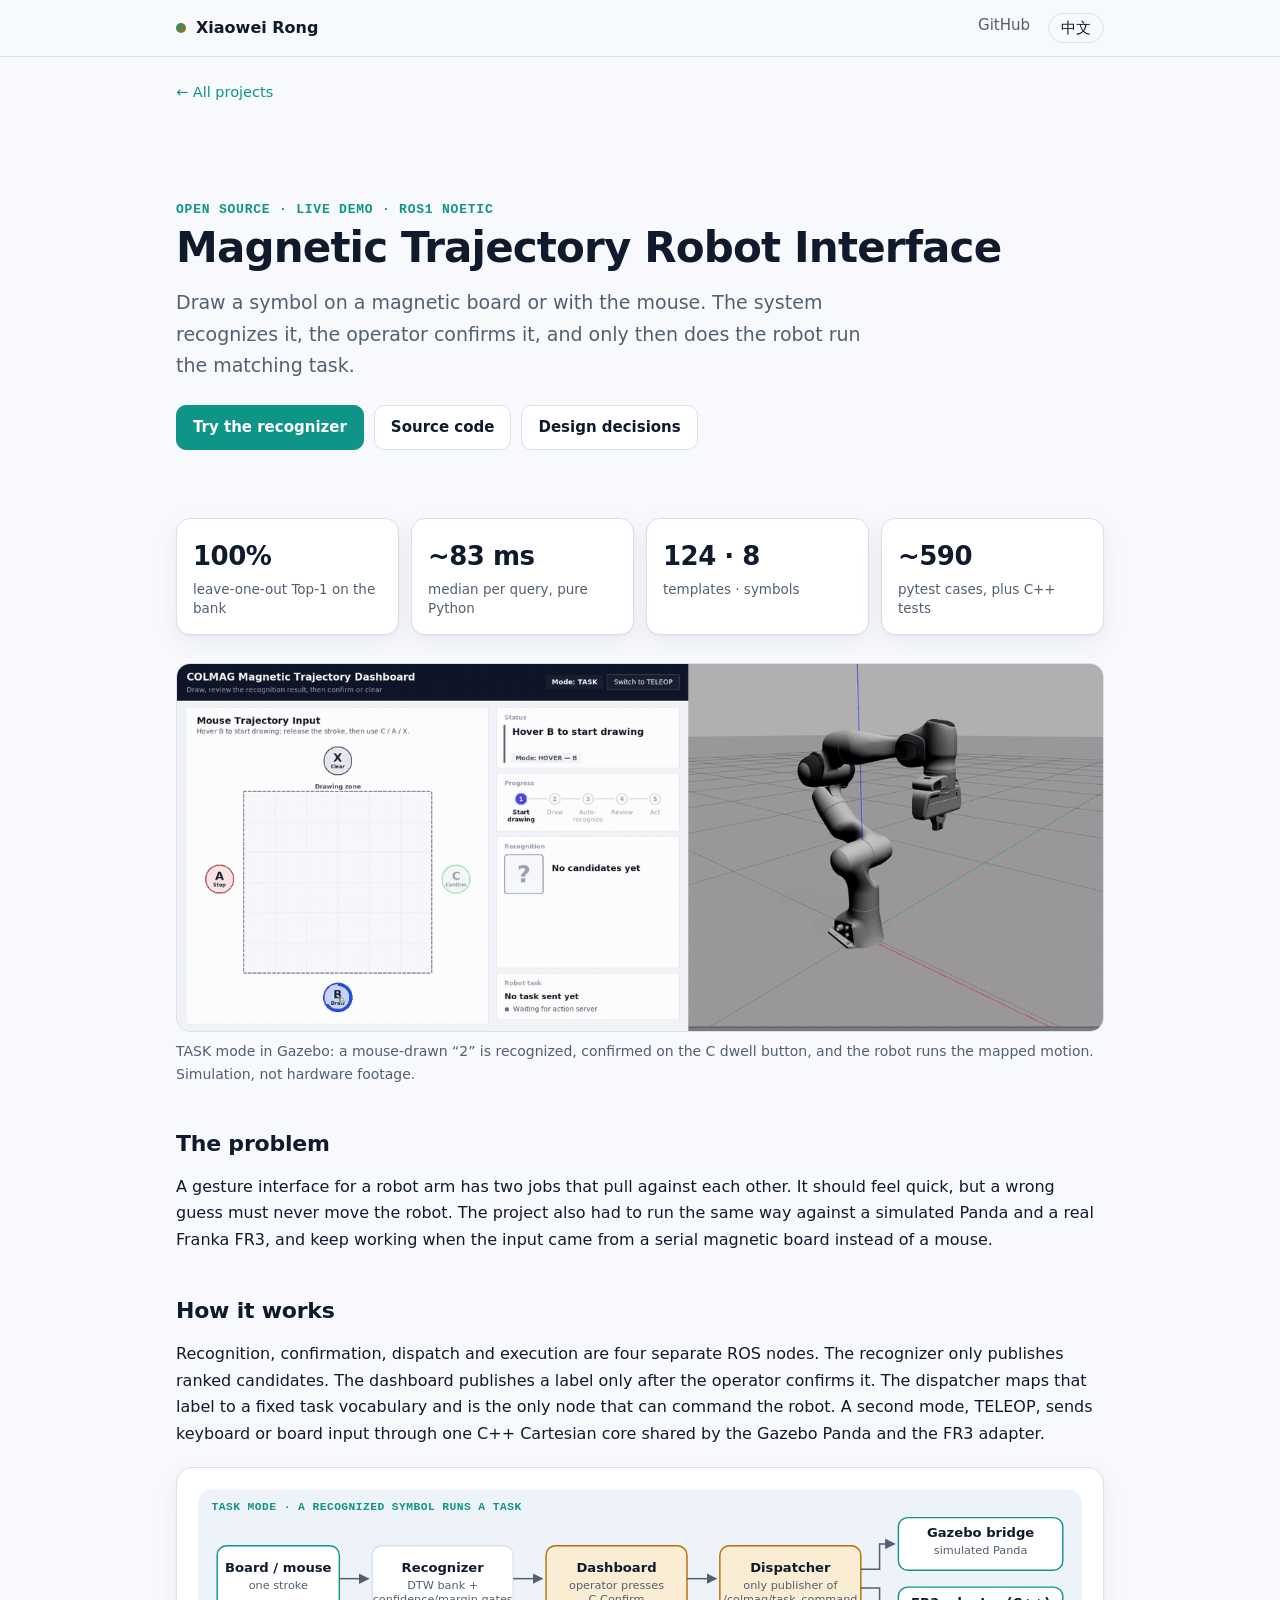
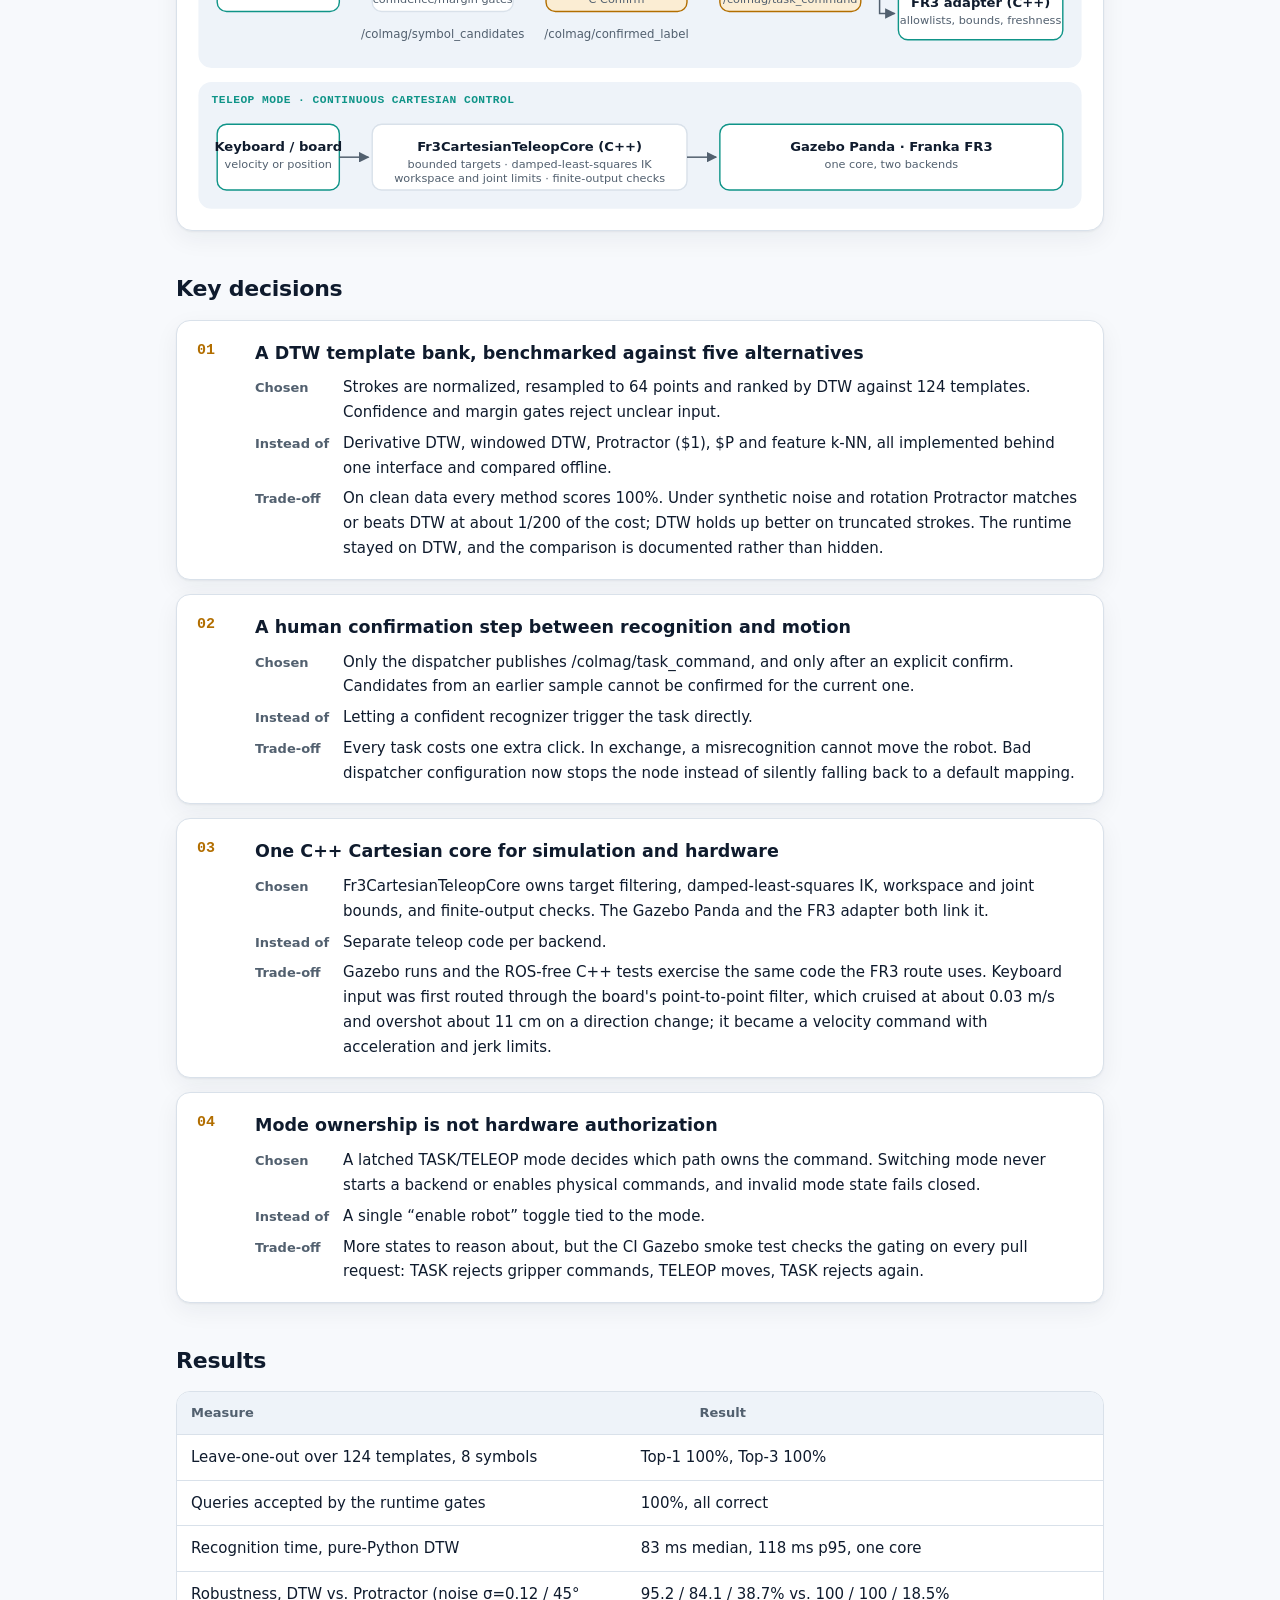
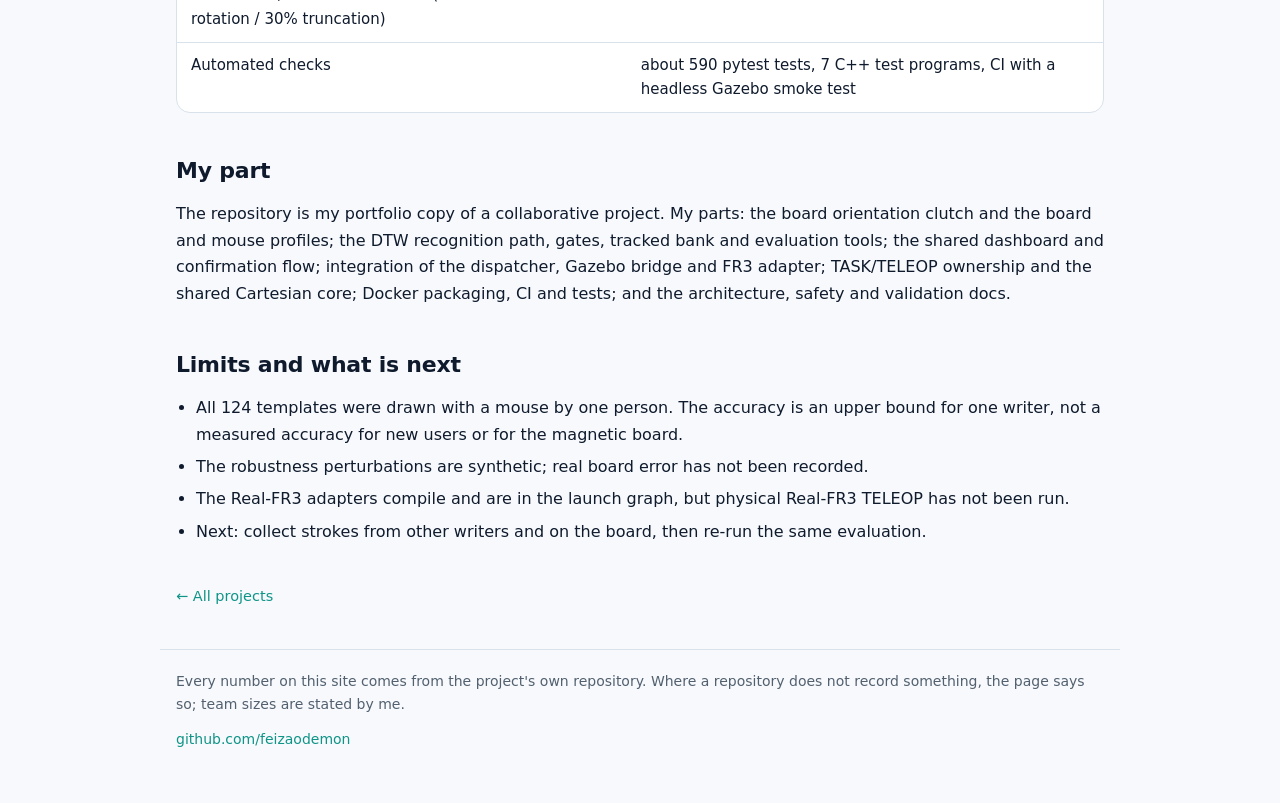
<file: docs/mtri.html>
<!doctype html>
<html lang="en">
<head>
<meta charset="utf-8">
<meta name="viewport" content="width=device-width, initial-scale=1">
<title>Magnetic Trajectory Robot Interface · Xiaowei Rong</title>
<meta name="description" content="Draw a symbol on a magnetic board or with the mouse. The system recognizes it, the operator confirms it, and only then does the robot run the matching task.">
<link rel="alternate" hreflang="zh-CN" href="zh/mtri.html">
<link rel="stylesheet" href="assets/site.css">
<link rel="icon" href="assets/favicon.svg" type="image/svg+xml">
</head>
<body>
<header class="top"><div class="wrap">
<a class="brand" href="./"><span class="dot"></span>Xiaowei Rong</a>
<nav><a href="https://github.com/feizaodemon">GitHub</a><a class="lang" href="zh/mtri.html" hreflang="zh-CN">中文</a></nav>
</div></header>
<main class="wrap">
<p class="crumb"><a href="./">← All projects</a></p>
<section class="hero proj">
<p class="kicker">Open source · live demo · ROS1 Noetic</p>
<h1>Magnetic Trajectory Robot Interface</h1>
<p class="lede">Draw a symbol on a magnetic board or with the mouse. The system recognizes it, the operator confirms it, and only then does the robot run the matching task.</p>
<div class="actions"><a class="btn primary" href="https://feizaodemon.github.io/magnetic-trajectory-robot-interface/">Try the recognizer</a><a class="btn" href="https://github.com/feizaodemon/magnetic-trajectory-robot-interface">Source code</a><a class="btn" href="https://github.com/feizaodemon/magnetic-trajectory-robot-interface/blob/main/docs/DESIGN_DECISIONS.md">Design decisions</a></div>

</section>
<h2 class="sr">At a glance</h2>
<div class="stats"><div class="stat"><div class="v">100%</div><div class="k">leave-one-out Top-1 on the bank</div></div><div class="stat"><div class="v">~83 ms</div><div class="k">median per query, pure Python</div></div><div class="stat"><div class="v">124 · 8</div><div class="k">templates · symbols</div></div><div class="stat"><div class="v">~590</div><div class="k">pytest cases, plus C++ tests</div></div></div>
<figure><img src="assets/mtri-task-gazebo.gif" alt="A drawn 2 is recognized, confirmed, and the Gazebo robot runs the task" loading="lazy"><figcaption>TASK mode in Gazebo: a mouse-drawn “2” is recognized, confirmed on the C dwell button, and the robot runs the mapped motion. Simulation, not hardware footage.</figcaption></figure>
<section><h2>The problem</h2><p>A gesture interface for a robot arm has two jobs that pull against each other. It should feel quick, but a wrong guess must never move the robot. The project also had to run the same way against a simulated Panda and a real Franka FR3, and keep working when the input came from a serial magnetic board instead of a mouse.</p></section>
<section><h2>How it works</h2><p>Recognition, confirmation, dispatch and execution are four separate ROS nodes. The recognizer only publishes ranked candidates. The dashboard publishes a label only after the operator confirms it. The dispatcher maps that label to a fixed task vocabulary and is the only node that can command the robot. A second mode, TELEOP, sends keyboard or board input through one C++ Cartesian core shared by the Gazebo Panda and the FR3 adapter.</p><div class="diagram"><svg viewBox="0 0 960 360" role="img" aria-label="MTRI architecture: task path with confirmation and teleop path through one Cartesian core"><defs><marker id="ah" viewBox="0 0 10 10" refX="9" refY="5" markerWidth="7" markerHeight="7" orient="auto-start-reverse"><path d="M0,0 L10,5 L0,10 z" class="d-head"/></marker></defs><rect class="d-band" x="10" y="10" width="940" height="190" rx="14"/><text class="d-k" x="24" y="32">TASK mode · a recognized symbol runs a task</text><rect class="d-io" x="30" y="70" width="130" height="70" rx="10"/><text class="d-t" x="95.0" y="98.0" text-anchor="middle">Board / mouse</text><text class="d-s" x="95.0" y="116.0" text-anchor="middle">one stroke</text><rect class="d-node" x="195" y="70" width="150" height="70" rx="10"/><text class="d-t" x="270.0" y="98.0" text-anchor="middle">Recognizer</text><text class="d-s" x="270.0" y="116.0" text-anchor="middle">DTW bank +</text><text class="d-s" x="270.0" y="131.0" text-anchor="middle">confidence/margin gates</text><rect class="d-gate" x="380" y="70" width="150" height="70" rx="10"/><text class="d-t" x="455.0" y="98.0" text-anchor="middle">Dashboard</text><text class="d-s" x="455.0" y="116.0" text-anchor="middle">operator presses</text><text class="d-s" x="455.0" y="131.0" text-anchor="middle">C Confirm</text><rect class="d-gate" x="565" y="70" width="150" height="70" rx="10"/><text class="d-t" x="640.0" y="98.0" text-anchor="middle">Dispatcher</text><text class="d-s" x="640.0" y="116.0" text-anchor="middle">only publisher of</text><text class="d-s" x="640.0" y="131.0" text-anchor="middle">/colmag/task_command</text><rect class="d-io" x="755" y="40" width="175" height="56" rx="10"/><text class="d-t" x="842.5" y="61.0" text-anchor="middle">Gazebo bridge</text><text class="d-s" x="842.5" y="79.0" text-anchor="middle">simulated Panda</text><rect class="d-io" x="755" y="114" width="175" height="56" rx="10"/><text class="d-t" x="842.5" y="135.0" text-anchor="middle">FR3 adapter (C++)</text><text class="d-s" x="842.5" y="153.0" text-anchor="middle">allowlists, bounds, freshness</text><path class="d-arr" d="M160,105 L191,105" marker-end="url(#ah)"/><path class="d-arr" d="M345,105 L376,105" marker-end="url(#ah)"/><path class="d-arr" d="M530,105 L561,105" marker-end="url(#ah)"/><path class="d-arr" d="M715,95 L735,95 L735,68 L751,68" marker-end="url(#ah)"/><path class="d-arr" d="M715,115 L735,115 L735,142 L751,142" marker-end="url(#ah)"/><text class="d-n" x="270" y="168" text-anchor="middle">/colmag/symbol_candidates</text><text class="d-n" x="455" y="168" text-anchor="middle">/colmag/confirmed_label</text><rect class="d-band" x="10" y="215" width="940" height="135" rx="14"/><text class="d-k" x="24" y="237">TELEOP mode · continuous Cartesian control</text><rect class="d-io" x="30" y="260" width="130" height="70" rx="10"/><text class="d-t" x="95.0" y="288.0" text-anchor="middle">Keyboard / board</text><text class="d-s" x="95.0" y="306.0" text-anchor="middle">velocity or position</text><rect class="d-node" x="195" y="260" width="335" height="70" rx="10"/><text class="d-t" x="362.5" y="288.0" text-anchor="middle">Fr3CartesianTeleopCore (C++)</text><text class="d-s" x="362.5" y="306.0" text-anchor="middle">bounded targets · damped-least-squares IK</text><text class="d-s" x="362.5" y="321.0" text-anchor="middle">workspace and joint limits · finite-output checks</text><rect class="d-io" x="565" y="260" width="365" height="70" rx="10"/><text class="d-t" x="747.5" y="288.0" text-anchor="middle">Gazebo Panda  ·  Franka FR3</text><text class="d-s" x="747.5" y="306.0" text-anchor="middle">one core, two backends</text><path class="d-arr" d="M160,295 L191,295" marker-end="url(#ah)"/><path class="d-arr" d="M530,295 L561,295" marker-end="url(#ah)"/></svg></div></section>
<section><h2>Key decisions</h2><div class="decs"><article class="dec"><div class="num">01</div><div><h3>A DTW template bank, benchmarked against five alternatives</h3><dl><dt>Chosen</dt><dd>Strokes are normalized, resampled to 64 points and ranked by DTW against 124 templates. Confidence and margin gates reject unclear input.</dd><dt>Instead of</dt><dd>Derivative DTW, windowed DTW, Protractor ($1), $P and feature k-NN, all implemented behind one interface and compared offline.</dd><dt>Trade-off</dt><dd>On clean data every method scores 100%. Under synthetic noise and rotation Protractor matches or beats DTW at about 1/200 of the cost; DTW holds up better on truncated strokes. The runtime stayed on DTW, and the comparison is documented rather than hidden.</dd></dl></div></article><article class="dec"><div class="num">02</div><div><h3>A human confirmation step between recognition and motion</h3><dl><dt>Chosen</dt><dd>Only the dispatcher publishes /colmag/task_command, and only after an explicit confirm. Candidates from an earlier sample cannot be confirmed for the current one.</dd><dt>Instead of</dt><dd>Letting a confident recognizer trigger the task directly.</dd><dt>Trade-off</dt><dd>Every task costs one extra click. In exchange, a misrecognition cannot move the robot. Bad dispatcher configuration now stops the node instead of silently falling back to a default mapping.</dd></dl></div></article><article class="dec"><div class="num">03</div><div><h3>One C++ Cartesian core for simulation and hardware</h3><dl><dt>Chosen</dt><dd>Fr3CartesianTeleopCore owns target filtering, damped-least-squares IK, workspace and joint bounds, and finite-output checks. The Gazebo Panda and the FR3 adapter both link it.</dd><dt>Instead of</dt><dd>Separate teleop code per backend.</dd><dt>Trade-off</dt><dd>Gazebo runs and the ROS-free C++ tests exercise the same code the FR3 route uses. Keyboard input was first routed through the board's point-to-point filter, which cruised at about 0.03 m/s and overshot about 11 cm on a direction change; it became a velocity command with acceleration and jerk limits.</dd></dl></div></article><article class="dec"><div class="num">04</div><div><h3>Mode ownership is not hardware authorization</h3><dl><dt>Chosen</dt><dd>A latched TASK/TELEOP mode decides which path owns the command. Switching mode never starts a backend or enables physical commands, and invalid mode state fails closed.</dd><dt>Instead of</dt><dd>A single “enable robot” toggle tied to the mode.</dd><dt>Trade-off</dt><dd>More states to reason about, but the CI Gazebo smoke test checks the gating on every pull request: TASK rejects gripper commands, TELEOP moves, TASK rejects again.</dd></dl></div></article></div></section>
<section><h2>Results</h2><table><thead><tr><th>Measure</th><th>Result</th></tr></thead><tbody>
<tr><td>Leave-one-out over 124 templates, 8 symbols</td><td>Top-1 100%, Top-3 100%</td></tr>
<tr><td>Queries accepted by the runtime gates</td><td>100%, all correct</td></tr>
<tr><td>Recognition time, pure-Python DTW</td><td>83 ms median, 118 ms p95, one core</td></tr>
<tr><td>Robustness, DTW vs. Protractor (noise σ=0.12 / 45° rotation / 30% truncation)</td><td>95.2 / 84.1 / 38.7% vs. 100 / 100 / 18.5%</td></tr>
<tr><td>Automated checks</td><td>about 590 pytest tests, 7 C++ test programs, CI with a headless Gazebo smoke test</td></tr>
</tbody></table></section>
<section><h2>My part</h2><p>The repository is my portfolio copy of a collaborative project. My parts: the board orientation clutch and the board and mouse profiles; the DTW recognition path, gates, tracked bank and evaluation tools; the shared dashboard and confirmation flow; integration of the dispatcher, Gazebo bridge and FR3 adapter; TASK/TELEOP ownership and the shared Cartesian core; Docker packaging, CI and tests; and the architecture, safety and validation docs.</p></section>
<section><h2>Limits and what is next</h2><ul><li>All 124 templates were drawn with a mouse by one person. The accuracy is an upper bound for one writer, not a measured accuracy for new users or for the magnetic board.</li><li>The robustness perturbations are synthetic; real board error has not been recorded.</li><li>The Real-FR3 adapters compile and are in the launch graph, but physical Real-FR3 TELEOP has not been run.</li><li>Next: collect strokes from other writers and on the board, then re-run the same evaluation.</li></ul></section>
<p class="crumb end"><a href="./">← All projects</a></p>
</main>
<footer class="wrap foot"><p>Every number on this site comes from the project's own repository. Where a repository does not record something, the page says so; team sizes are stated by me.</p><p><a href="https://github.com/feizaodemon">github.com/feizaodemon</a></p></footer>
</body>
</html>
</file>
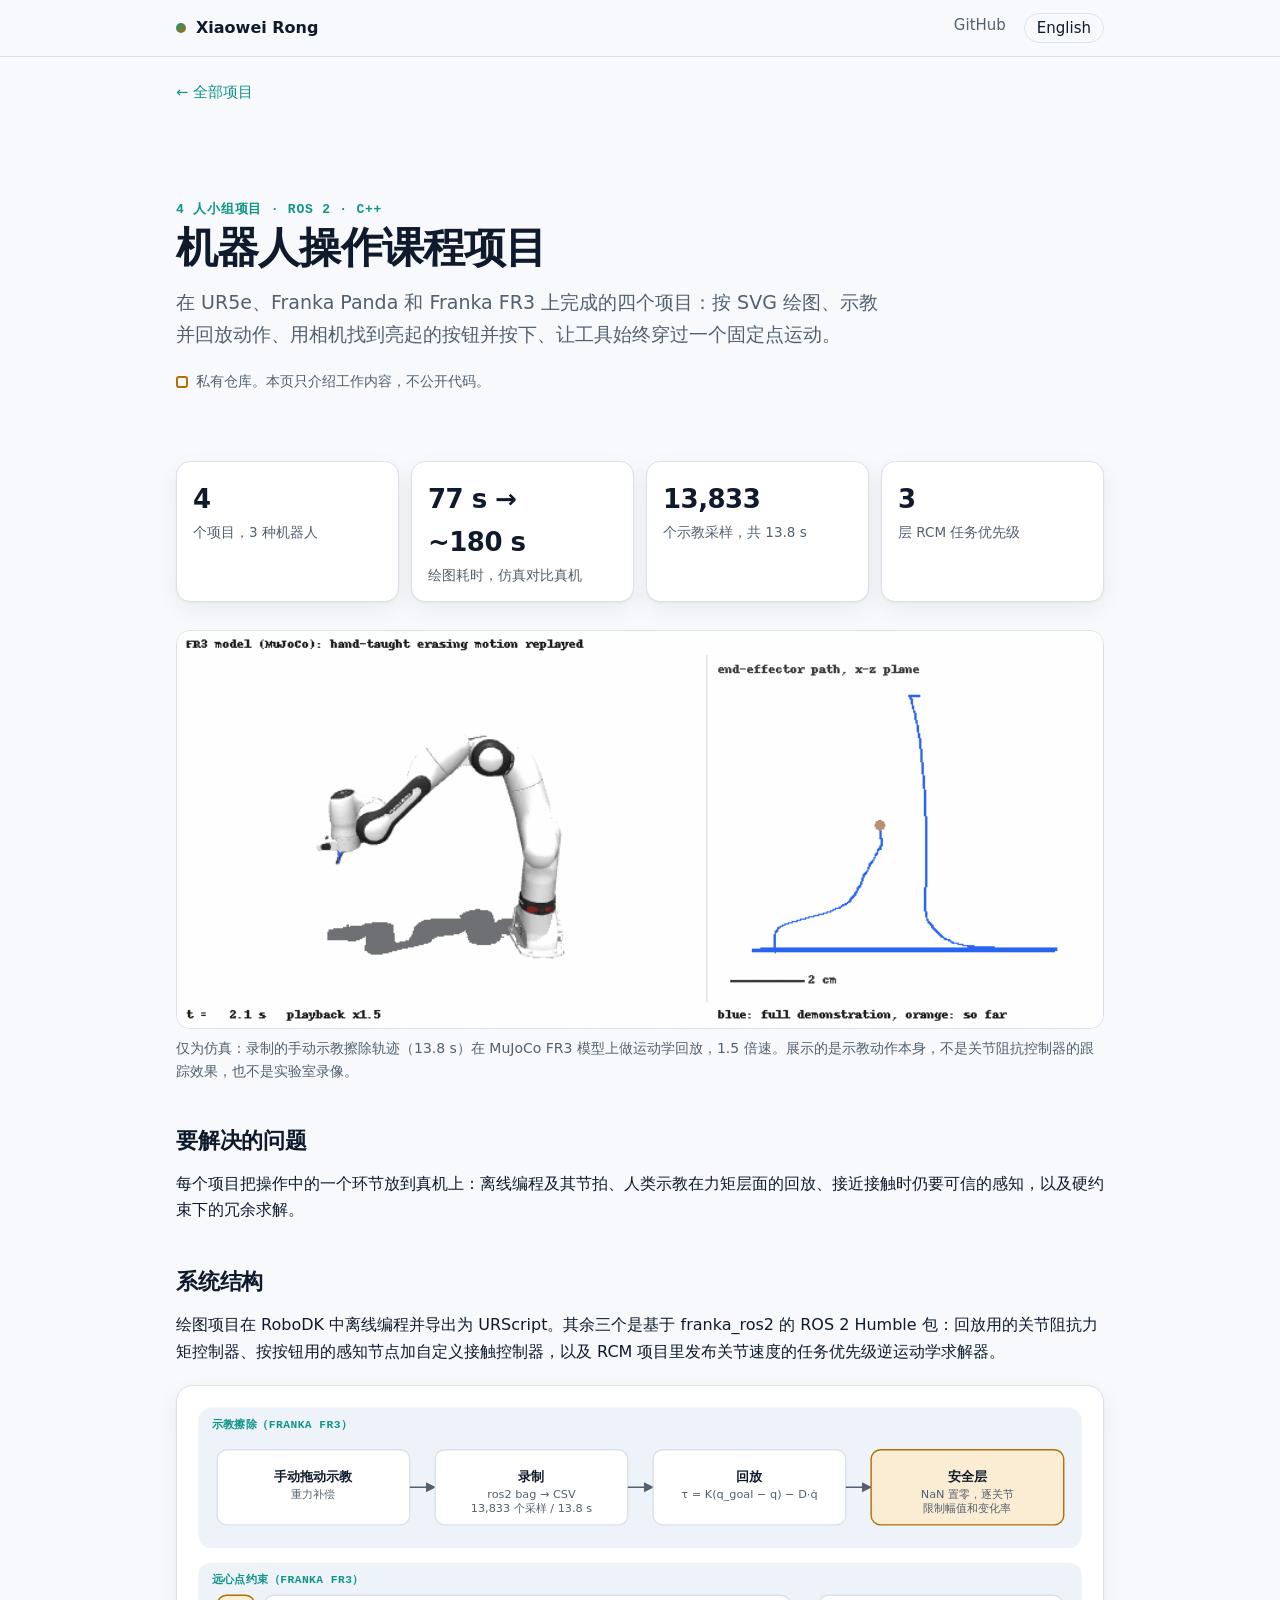
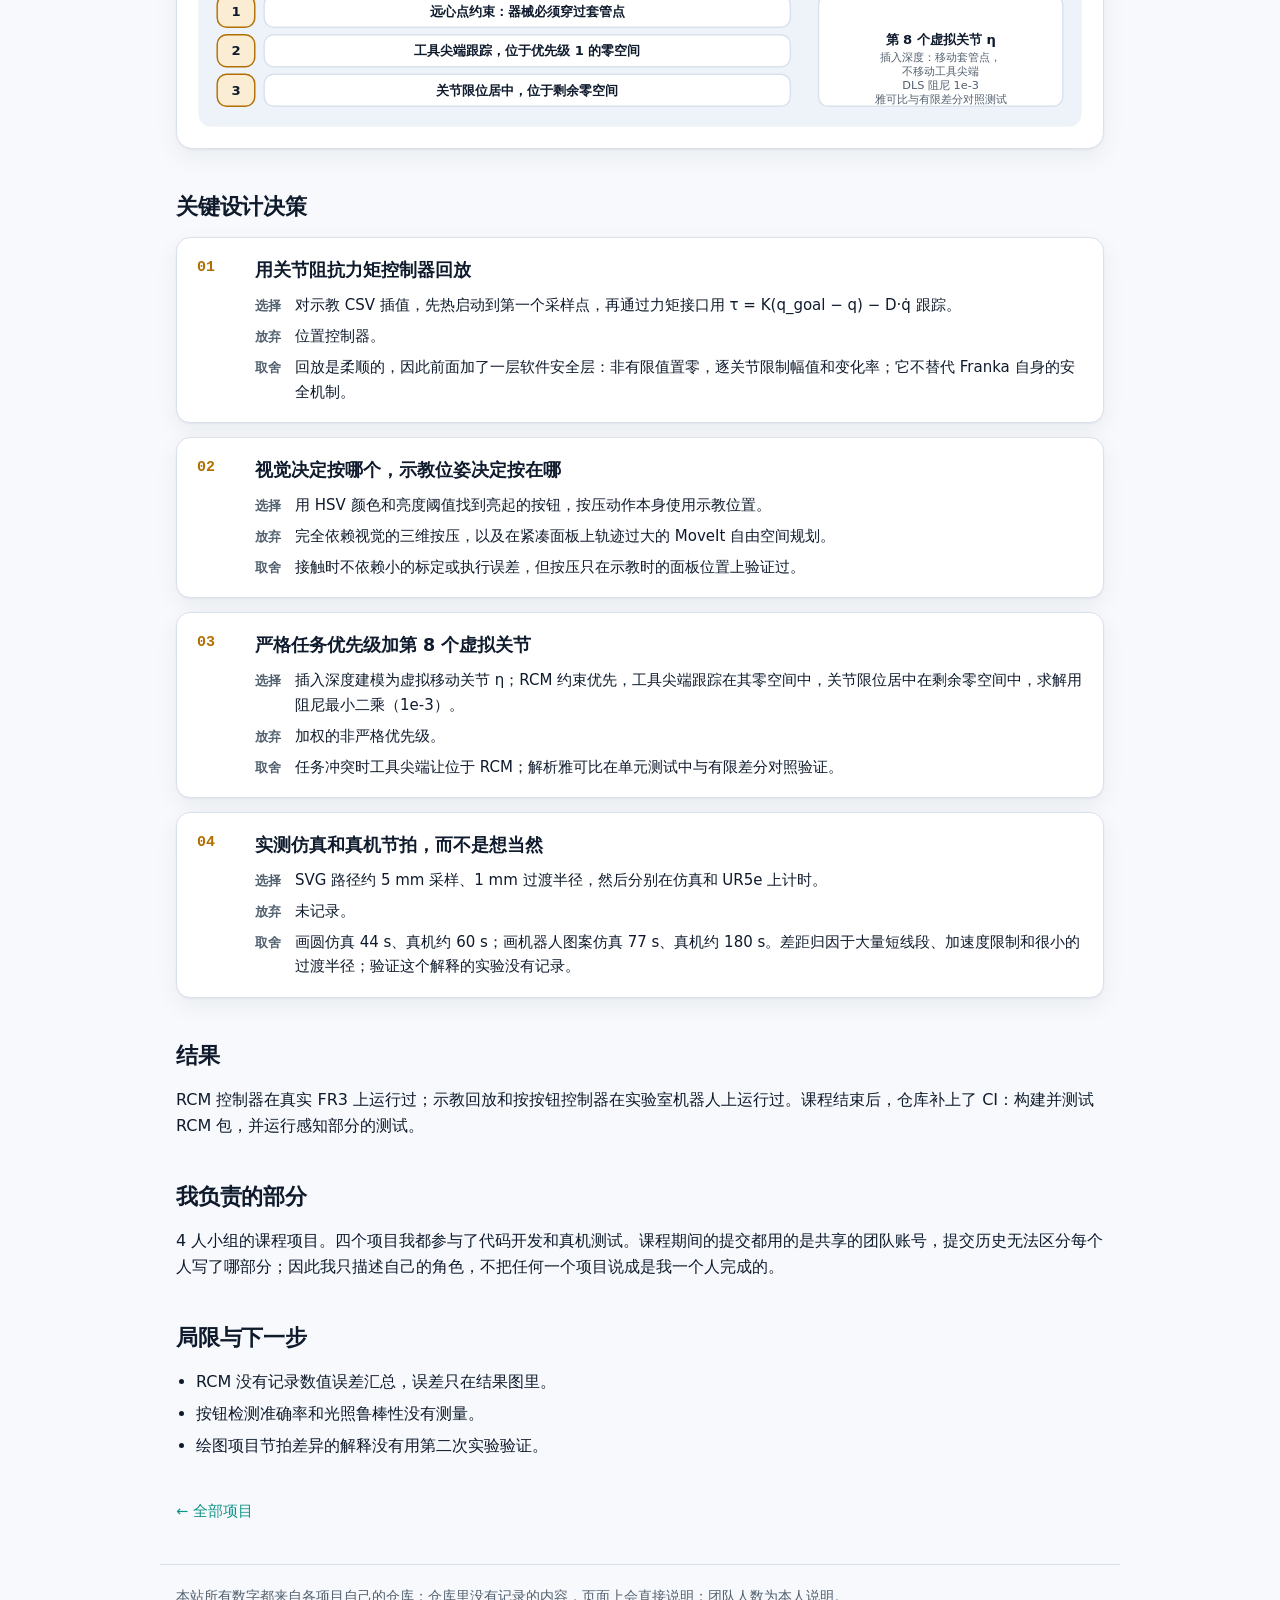
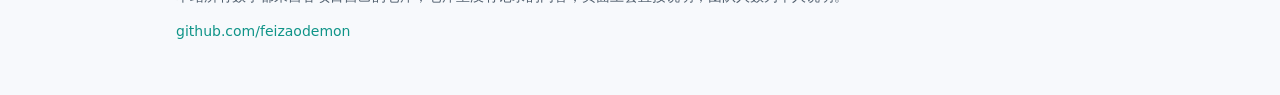
<file: docs/zh/coursework.html>
<!doctype html>
<html lang="zh-CN">
<head>
<meta charset="utf-8">
<meta name="viewport" content="width=device-width, initial-scale=1">
<title>机器人操作课程项目 · Xiaowei Rong</title>
<meta name="description" content="在 UR5e、Franka Panda 和 Franka FR3 上完成的四个项目：按 SVG 绘图、示教并回放动作、用相机找到亮起的按钮并按下、让工具始终穿过一个固定点运动。">
<link rel="alternate" hreflang="en" href="../coursework.html">
<link rel="stylesheet" href="../assets/site.css">
<link rel="icon" href="../assets/favicon.svg" type="image/svg+xml">
</head>
<body>
<header class="top"><div class="wrap">
<a class="brand" href="./"><span class="dot"></span>Xiaowei Rong</a>
<nav><a href="https://github.com/feizaodemon">GitHub</a><a class="lang" href="../coursework.html" hreflang="en">English</a></nav>
</div></header>
<main class="wrap">
<p class="crumb"><a href="./">← 全部项目</a></p>
<section class="hero proj">
<p class="kicker">4 人小组项目 · ROS 2 · C++</p>
<h1>机器人操作课程项目</h1>
<p class="lede">在 UR5e、Franka Panda 和 Franka FR3 上完成的四个项目：按 SVG 绘图、示教并回放动作、用相机找到亮起的按钮并按下、让工具始终穿过一个固定点运动。</p>

<p class="private"><span class="lock" aria-hidden="true"></span>私有仓库。本页只介绍工作内容，不公开代码。</p>
</section>
<h2 class="sr">概览</h2>
<div class="stats"><div class="stat"><div class="v">4</div><div class="k">个项目，3 种机器人</div></div><div class="stat"><div class="v">77 s → ~180 s</div><div class="k">绘图耗时，仿真对比真机</div></div><div class="stat"><div class="v">13,833</div><div class="k">个示教采样，共 13.8 s</div></div><div class="stat"><div class="v">3</div><div class="k">层 RCM 任务优先级</div></div></div>
<figure><img src="../assets/impl-erasing-replay-sim.gif" alt="FR3 模型回放手动示教的擦除动作，右侧为末端路径" loading="lazy"><figcaption>仅为仿真：录制的手动示教擦除轨迹（13.8 s）在 MuJoCo FR3 模型上做运动学回放，1.5 倍速。展示的是示教动作本身，不是关节阻抗控制器的跟踪效果，也不是实验室录像。</figcaption></figure>
<section><h2>要解决的问题</h2><p>每个项目把操作中的一个环节放到真机上：离线编程及其节拍、人类示教在力矩层面的回放、接近接触时仍要可信的感知，以及硬约束下的冗余求解。</p></section>
<section><h2>系统结构</h2><p>绘图项目在 RoboDK 中离线编程并导出为 URScript。其余三个是基于 franka_ros2 的 ROS 2 Humble 包：回放用的关节阻抗力矩控制器、按按钮用的感知节点加自定义接触控制器，以及 RCM 项目里发布关节速度的任务优先级逆运动学求解器。</p><div class="diagram"><svg viewBox="0 0 960 360" role="img" aria-label="课程项目：示教回放流程与远心点任务优先级结构"><defs><marker id="ah" viewBox="0 0 10 10" refX="9" refY="5" markerWidth="7" markerHeight="7" orient="auto-start-reverse"><path d="M0,0 L10,5 L0,10 z" class="d-head"/></marker></defs><rect class="d-band" x="10" y="10" width="940" height="150" rx="14"/><text class="d-k" x="24" y="32">示教擦除（Franka FR3）</text><rect class="d-node" x="30" y="55" width="205" height="80" rx="10"/><text class="d-t" x="132.5" y="88.0" text-anchor="middle">手动拖动示教</text><text class="d-s" x="132.5" y="106.0" text-anchor="middle">重力补偿</text><path class="d-arr" d="M235,95 L262,95" marker-end="url(#ah)"/><rect class="d-node" x="262" y="55" width="205" height="80" rx="10"/><text class="d-t" x="364.5" y="88.0" text-anchor="middle">录制</text><text class="d-s" x="364.5" y="106.0" text-anchor="middle">ros2 bag → CSV</text><text class="d-s" x="364.5" y="121.0" text-anchor="middle">13,833 个采样 / 13.8 s</text><path class="d-arr" d="M467,95 L494,95" marker-end="url(#ah)"/><rect class="d-node" x="494" y="55" width="205" height="80" rx="10"/><text class="d-t" x="596.5" y="88.0" text-anchor="middle">回放</text><text class="d-s" x="596.5" y="106.0" text-anchor="middle">τ = K(q_goal − q) − D·q̇</text><path class="d-arr" d="M699,95 L726,95" marker-end="url(#ah)"/><rect class="d-gate" x="726" y="55" width="205" height="80" rx="10"/><text class="d-t" x="828.5" y="88.0" text-anchor="middle">安全层</text><text class="d-s" x="828.5" y="106.0" text-anchor="middle">NaN 置零，逐关节</text><text class="d-s" x="828.5" y="121.0" text-anchor="middle">限制幅值和变化率</text><rect class="d-band" x="10" y="175" width="940" height="175" rx="14"/><text class="d-k" x="24" y="197">远心点约束（Franka FR3）</text><rect class="d-gate" x="30" y="210" width="40" height="34" rx="10"/><text class="d-t" x="50.0" y="232.0" text-anchor="middle">1</text><rect class="d-node" x="80" y="210" width="560" height="34" rx="10"/><text class="d-t" x="360.0" y="232.0" text-anchor="middle">远心点约束：器械必须穿过套管点</text><rect class="d-gate" x="30" y="252" width="40" height="34" rx="10"/><text class="d-t" x="50.0" y="274.0" text-anchor="middle">2</text><rect class="d-node" x="80" y="252" width="560" height="34" rx="10"/><text class="d-t" x="360.0" y="274.0" text-anchor="middle">工具尖端跟踪，位于优先级 1 的零空间</text><rect class="d-gate" x="30" y="294" width="40" height="34" rx="10"/><text class="d-t" x="50.0" y="316.0" text-anchor="middle">3</text><rect class="d-node" x="80" y="294" width="560" height="34" rx="10"/><text class="d-t" x="360.0" y="316.0" text-anchor="middle">关节限位居中，位于剩余零空间</text><rect class="d-node" x="670" y="210" width="260" height="118" rx="10"/><text class="d-t" x="800.0" y="262.0" text-anchor="middle">第 8 个虚拟关节 η</text><text class="d-s" x="800.0" y="280.0" text-anchor="middle">插入深度：移动套管点，</text><text class="d-s" x="800.0" y="295.0" text-anchor="middle">不移动工具尖端</text><text class="d-s" x="800.0" y="310.0" text-anchor="middle">DLS 阻尼 1e‑3</text><text class="d-s" x="800.0" y="325.0" text-anchor="middle">雅可比与有限差分对照测试</text></svg></div></section>
<section><h2>关键设计决策</h2><div class="decs"><article class="dec"><div class="num">01</div><div><h3>用关节阻抗力矩控制器回放</h3><dl><dt>选择</dt><dd>对示教 CSV 插值，先热启动到第一个采样点，再通过力矩接口用 τ = K(q_goal − q) − D·q̇ 跟踪。</dd><dt>放弃</dt><dd>位置控制器。</dd><dt>取舍</dt><dd>回放是柔顺的，因此前面加了一层软件安全层：非有限值置零，逐关节限制幅值和变化率；它不替代 Franka 自身的安全机制。</dd></dl></div></article><article class="dec"><div class="num">02</div><div><h3>视觉决定按哪个，示教位姿决定按在哪</h3><dl><dt>选择</dt><dd>用 HSV 颜色和亮度阈值找到亮起的按钮，按压动作本身使用示教位置。</dd><dt>放弃</dt><dd>完全依赖视觉的三维按压，以及在紧凑面板上轨迹过大的 MoveIt 自由空间规划。</dd><dt>取舍</dt><dd>接触时不依赖小的标定或执行误差，但按压只在示教时的面板位置上验证过。</dd></dl></div></article><article class="dec"><div class="num">03</div><div><h3>严格任务优先级加第 8 个虚拟关节</h3><dl><dt>选择</dt><dd>插入深度建模为虚拟移动关节 η；RCM 约束优先，工具尖端跟踪在其零空间中，关节限位居中在剩余零空间中，求解用阻尼最小二乘（1e‑3）。</dd><dt>放弃</dt><dd>加权的非严格优先级。</dd><dt>取舍</dt><dd>任务冲突时工具尖端让位于 RCM；解析雅可比在单元测试中与有限差分对照验证。</dd></dl></div></article><article class="dec"><div class="num">04</div><div><h3>实测仿真和真机节拍，而不是想当然</h3><dl><dt>选择</dt><dd>SVG 路径约 5 mm 采样、1 mm 过渡半径，然后分别在仿真和 UR5e 上计时。</dd><dt>放弃</dt><dd>未记录。</dd><dt>取舍</dt><dd>画圆仿真 44 s、真机约 60 s；画机器人图案仿真 77 s、真机约 180 s。差距归因于大量短线段、加速度限制和很小的过渡半径；验证这个解释的实验没有记录。</dd></dl></div></article></div></section>
<section><h2>结果</h2><p>RCM 控制器在真实 FR3 上运行过；示教回放和按按钮控制器在实验室机器人上运行过。课程结束后，仓库补上了 CI：构建并测试 RCM 包，并运行感知部分的测试。</p></section>
<section><h2>我负责的部分</h2><p>4 人小组的课程项目。四个项目我都参与了代码开发和真机测试。课程期间的提交都用的是共享的团队账号，提交历史无法区分每个人写了哪部分；因此我只描述自己的角色，不把任何一个项目说成是我一个人完成的。</p></section>
<section><h2>局限与下一步</h2><ul><li>RCM 没有记录数值误差汇总，误差只在结果图里。</li><li>按钮检测准确率和光照鲁棒性没有测量。</li><li>绘图项目节拍差异的解释没有用第二次实验验证。</li></ul></section>
<p class="crumb end"><a href="./">← 全部项目</a></p>
</main>
<footer class="wrap foot"><p>本站所有数字都来自各项目自己的仓库；仓库里没有记录的内容，页面上会直接说明；团队人数为本人说明。</p><p><a href="https://github.com/feizaodemon">github.com/feizaodemon</a></p></footer>
</body>
</html>
</file>
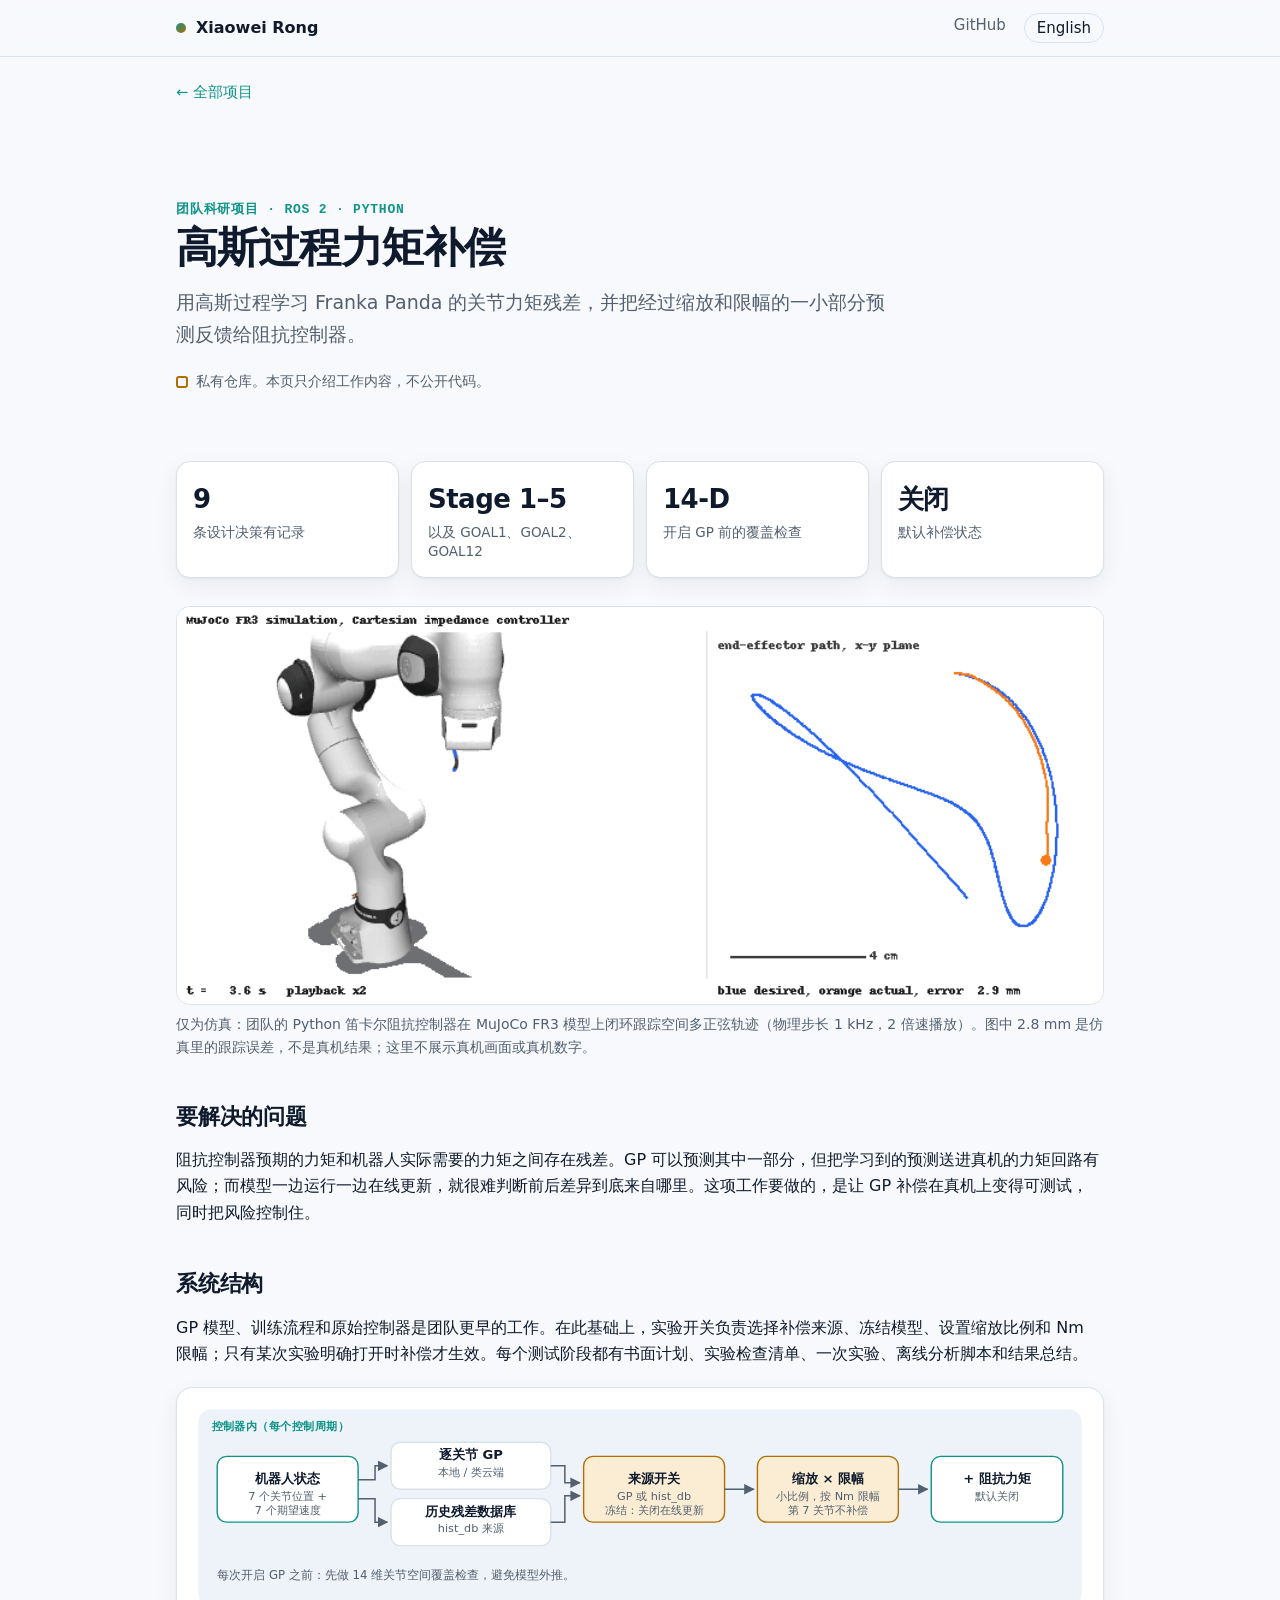
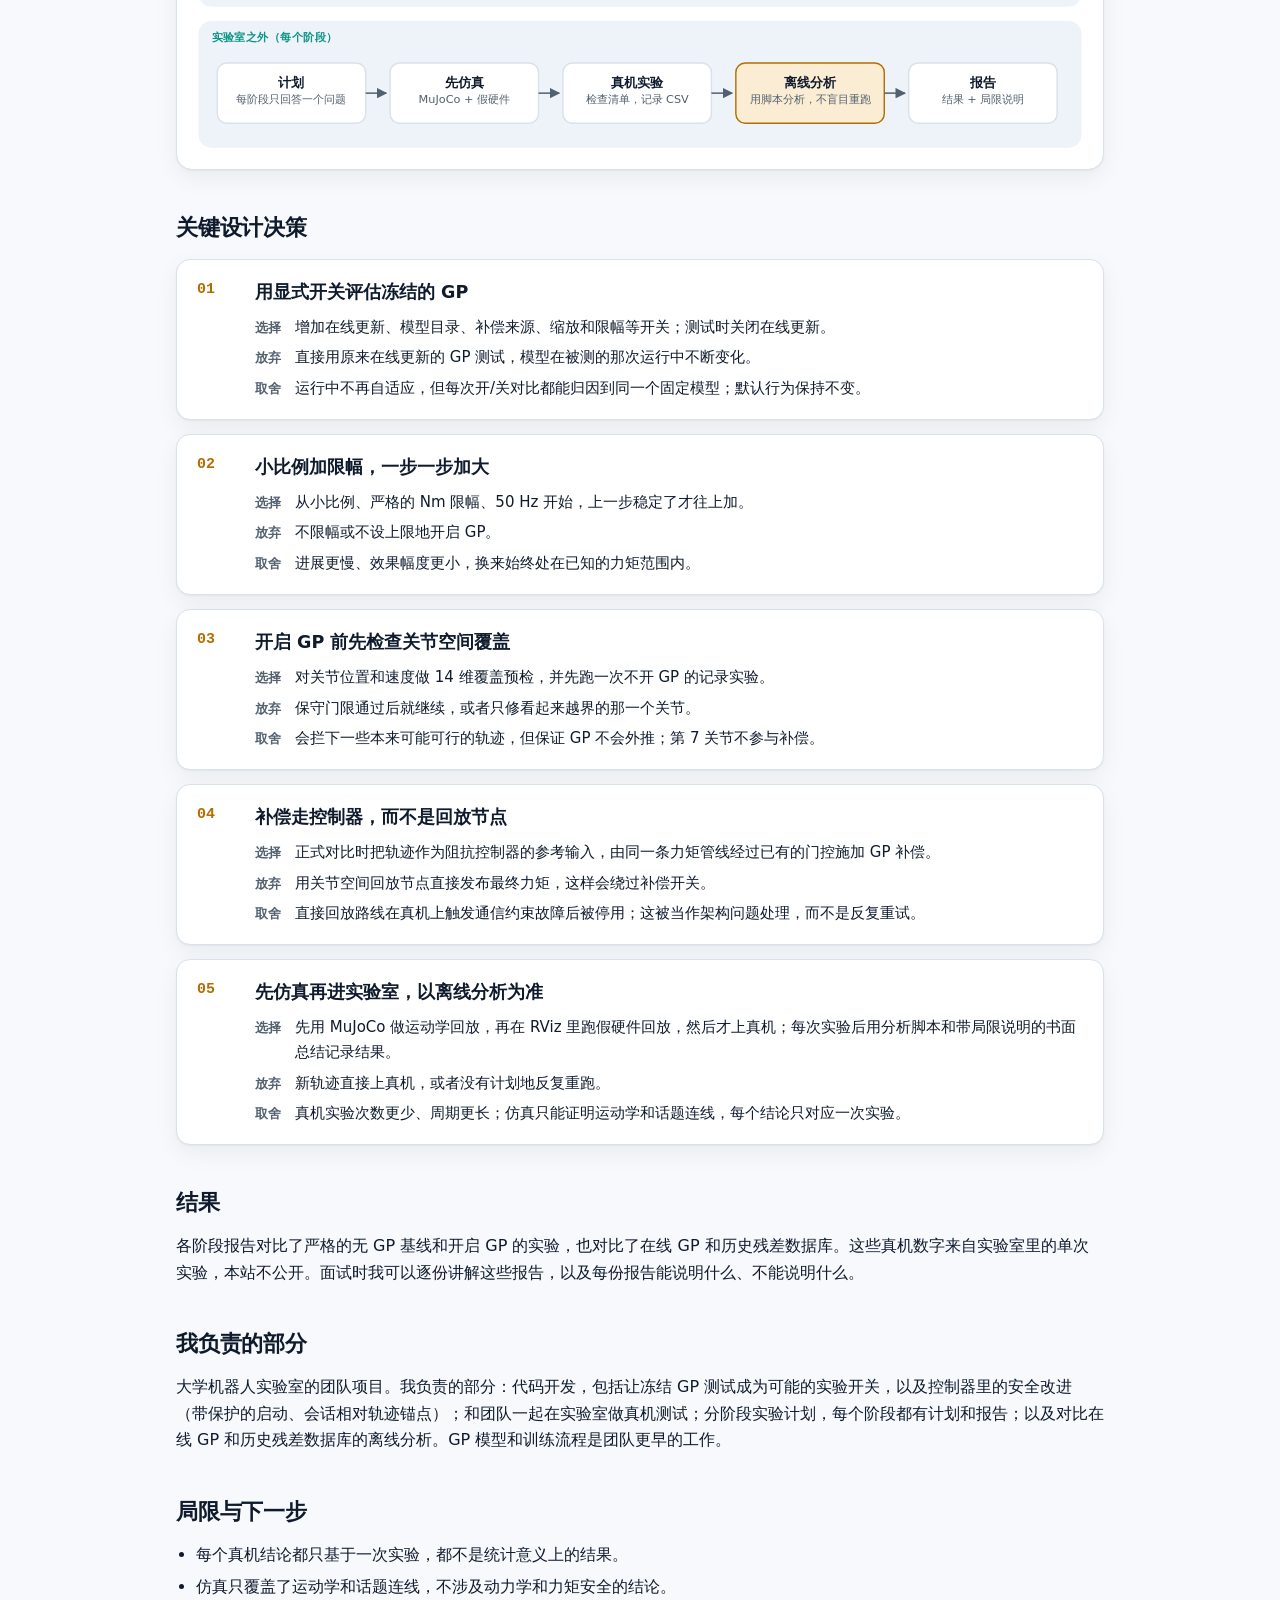
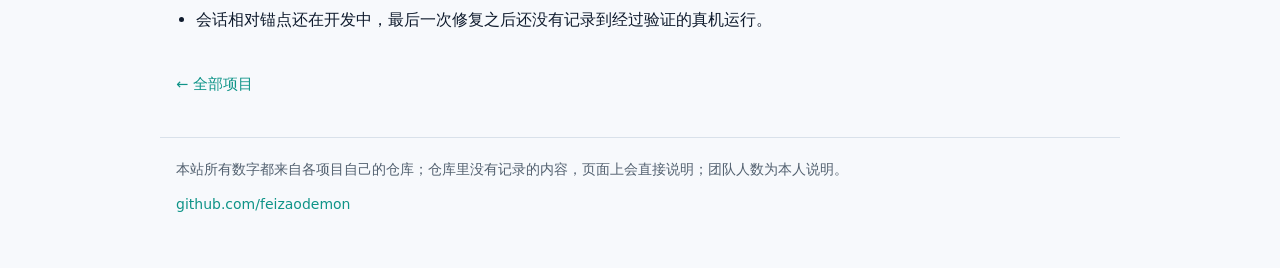
<file: docs/zh/gp.html>
<!doctype html>
<html lang="zh-CN">
<head>
<meta charset="utf-8">
<meta name="viewport" content="width=device-width, initial-scale=1">
<title>高斯过程力矩补偿 · Xiaowei Rong</title>
<meta name="description" content="用高斯过程学习 Franka Panda 的关节力矩残差，并把经过缩放和限幅的一小部分预测反馈给阻抗控制器。">
<link rel="alternate" hreflang="en" href="../gp.html">
<link rel="stylesheet" href="../assets/site.css">
<link rel="icon" href="../assets/favicon.svg" type="image/svg+xml">
</head>
<body>
<header class="top"><div class="wrap">
<a class="brand" href="./"><span class="dot"></span>Xiaowei Rong</a>
<nav><a href="https://github.com/feizaodemon">GitHub</a><a class="lang" href="../gp.html" hreflang="en">English</a></nav>
</div></header>
<main class="wrap">
<p class="crumb"><a href="./">← 全部项目</a></p>
<section class="hero proj">
<p class="kicker">团队科研项目 · ROS 2 · Python</p>
<h1>高斯过程力矩补偿</h1>
<p class="lede">用高斯过程学习 Franka Panda 的关节力矩残差，并把经过缩放和限幅的一小部分预测反馈给阻抗控制器。</p>

<p class="private"><span class="lock" aria-hidden="true"></span>私有仓库。本页只介绍工作内容，不公开代码。</p>
</section>
<h2 class="sr">概览</h2>
<div class="stats"><div class="stat"><div class="v">9</div><div class="k">条设计决策有记录</div></div><div class="stat"><div class="v">Stage 1–5</div><div class="k">以及 GOAL1、GOAL2、GOAL12</div></div><div class="stat"><div class="v">14-D</div><div class="k">开启 GP 前的覆盖检查</div></div><div class="stat"><div class="v">关闭</div><div class="k">默认补偿状态</div></div></div>
<figure><img src="../assets/gp-impedance-sim.gif" alt="仿真 FR3 机械臂跟踪空间轨迹，右侧为期望与实际末端路径" loading="lazy"><figcaption>仅为仿真：团队的 Python 笛卡尔阻抗控制器在 MuJoCo FR3 模型上闭环跟踪空间多正弦轨迹（物理步长 1 kHz，2 倍速播放）。图中 2.8 mm 是仿真里的跟踪误差，不是真机结果；这里不展示真机画面或真机数字。</figcaption></figure>
<section><h2>要解决的问题</h2><p>阻抗控制器预期的力矩和机器人实际需要的力矩之间存在残差。GP 可以预测其中一部分，但把学习到的预测送进真机的力矩回路有风险；而模型一边运行一边在线更新，就很难判断前后差异到底来自哪里。这项工作要做的，是让 GP 补偿在真机上变得可测试，同时把风险控制住。</p></section>
<section><h2>系统结构</h2><p>GP 模型、训练流程和原始控制器是团队更早的工作。在此基础上，实验开关负责选择补偿来源、冻结模型、设置缩放比例和 Nm 限幅；只有某次实验明确打开时补偿才生效。每个测试阶段都有书面计划、实验检查清单、一次实验、离线分析脚本和结果总结。</p><div class="diagram"><svg viewBox="0 0 960 380" role="img" aria-label="高斯过程力矩补偿：在线回路与离线分阶段实验流程"><defs><marker id="ah" viewBox="0 0 10 10" refX="9" refY="5" markerWidth="7" markerHeight="7" orient="auto-start-reverse"><path d="M0,0 L10,5 L0,10 z" class="d-head"/></marker></defs><rect class="d-band" x="10" y="10" width="940" height="210" rx="14"/><text class="d-k" x="24" y="32">控制器内（每个控制周期）</text><rect class="d-io" x="30" y="60" width="150" height="70" rx="10"/><text class="d-t" x="105.0" y="88.0" text-anchor="middle">机器人状态</text><text class="d-s" x="105.0" y="106.0" text-anchor="middle">7 个关节位置 +</text><text class="d-s" x="105.0" y="121.0" text-anchor="middle">7 个期望速度</text><rect class="d-node" x="215" y="45" width="170" height="50" rx="10"/><text class="d-t" x="300.0" y="63.0" text-anchor="middle">逐关节 GP</text><text class="d-s" x="300.0" y="81.0" text-anchor="middle">本地 / 类云端</text><rect class="d-node" x="215" y="105" width="170" height="50" rx="10"/><text class="d-t" x="300.0" y="123.0" text-anchor="middle">历史残差数据库</text><text class="d-s" x="300.0" y="141.0" text-anchor="middle">hist_db 来源</text><rect class="d-gate" x="420" y="60" width="150" height="70" rx="10"/><text class="d-t" x="495.0" y="88.0" text-anchor="middle">来源开关</text><text class="d-s" x="495.0" y="106.0" text-anchor="middle">GP 或 hist_db</text><text class="d-s" x="495.0" y="121.0" text-anchor="middle">冻结：关闭在线更新</text><rect class="d-gate" x="605" y="60" width="150" height="70" rx="10"/><text class="d-t" x="680.0" y="88.0" text-anchor="middle">缩放 × 限幅</text><text class="d-s" x="680.0" y="106.0" text-anchor="middle">小比例，按 Nm 限幅</text><text class="d-s" x="680.0" y="121.0" text-anchor="middle">第 7 关节不补偿</text><rect class="d-io" x="790" y="60" width="140" height="70" rx="10"/><text class="d-t" x="860.0" y="88.0" text-anchor="middle">+ 阻抗力矩</text><text class="d-s" x="860.0" y="106.0" text-anchor="middle">默认关闭</text><path class="d-arr" d="M180,85 L198,85 L198,70 L211,70" marker-end="url(#ah)"/><path class="d-arr" d="M180,105 L198,105 L198,130 L211,130" marker-end="url(#ah)"/><path class="d-arr" d="M385,70 L400,70 L400,88 L416,88" marker-end="url(#ah)"/><path class="d-arr" d="M385,130 L400,130 L400,102 L416,102" marker-end="url(#ah)"/><path class="d-arr" d="M570,95 L601,95" marker-end="url(#ah)"/><path class="d-arr" d="M755,95 L786,95" marker-end="url(#ah)"/><text class="d-n" x="30" y="190" text-anchor="start">每次开启 GP 之前：先做 14 维关节空间覆盖检查，避免模型外推。</text><rect class="d-band" x="10" y="235" width="940" height="135" rx="14"/><text class="d-k" x="24" y="257">实验室之外（每个阶段）</text><rect class="d-node" x="30" y="280" width="158" height="64" rx="10"/><text class="d-t" x="109.0" y="305.0" text-anchor="middle">计划</text><text class="d-s" x="109.0" y="323.0" text-anchor="middle">每阶段只回答一个问题</text><path class="d-arr" d="M188,312 L210,312" marker-end="url(#ah)"/><rect class="d-node" x="214" y="280" width="158" height="64" rx="10"/><text class="d-t" x="293.0" y="305.0" text-anchor="middle">先仿真</text><text class="d-s" x="293.0" y="323.0" text-anchor="middle">MuJoCo + 假硬件</text><path class="d-arr" d="M372,312 L394,312" marker-end="url(#ah)"/><rect class="d-node" x="398" y="280" width="158" height="64" rx="10"/><text class="d-t" x="477.0" y="305.0" text-anchor="middle">真机实验</text><text class="d-s" x="477.0" y="323.0" text-anchor="middle">检查清单，记录 CSV</text><path class="d-arr" d="M556,312 L578,312" marker-end="url(#ah)"/><rect class="d-gate" x="582" y="280" width="158" height="64" rx="10"/><text class="d-t" x="661.0" y="305.0" text-anchor="middle">离线分析</text><text class="d-s" x="661.0" y="323.0" text-anchor="middle">用脚本分析，不盲目重跑</text><path class="d-arr" d="M740,312 L762,312" marker-end="url(#ah)"/><rect class="d-node" x="766" y="280" width="158" height="64" rx="10"/><text class="d-t" x="845.0" y="305.0" text-anchor="middle">报告</text><text class="d-s" x="845.0" y="323.0" text-anchor="middle">结果 + 局限说明</text></svg></div></section>
<section><h2>关键设计决策</h2><div class="decs"><article class="dec"><div class="num">01</div><div><h3>用显式开关评估冻结的 GP</h3><dl><dt>选择</dt><dd>增加在线更新、模型目录、补偿来源、缩放和限幅等开关；测试时关闭在线更新。</dd><dt>放弃</dt><dd>直接用原来在线更新的 GP 测试，模型在被测的那次运行中不断变化。</dd><dt>取舍</dt><dd>运行中不再自适应，但每次开/关对比都能归因到同一个固定模型；默认行为保持不变。</dd></dl></div></article><article class="dec"><div class="num">02</div><div><h3>小比例加限幅，一步一步加大</h3><dl><dt>选择</dt><dd>从小比例、严格的 Nm 限幅、50 Hz 开始，上一步稳定了才往上加。</dd><dt>放弃</dt><dd>不限幅或不设上限地开启 GP。</dd><dt>取舍</dt><dd>进展更慢、效果幅度更小，换来始终处在已知的力矩范围内。</dd></dl></div></article><article class="dec"><div class="num">03</div><div><h3>开启 GP 前先检查关节空间覆盖</h3><dl><dt>选择</dt><dd>对关节位置和速度做 14 维覆盖预检，并先跑一次不开 GP 的记录实验。</dd><dt>放弃</dt><dd>保守门限通过后就继续，或者只修看起来越界的那一个关节。</dd><dt>取舍</dt><dd>会拦下一些本来可能可行的轨迹，但保证 GP 不会外推；第 7 关节不参与补偿。</dd></dl></div></article><article class="dec"><div class="num">04</div><div><h3>补偿走控制器，而不是回放节点</h3><dl><dt>选择</dt><dd>正式对比时把轨迹作为阻抗控制器的参考输入，由同一条力矩管线经过已有的门控施加 GP 补偿。</dd><dt>放弃</dt><dd>用关节空间回放节点直接发布最终力矩，这样会绕过补偿开关。</dd><dt>取舍</dt><dd>直接回放路线在真机上触发通信约束故障后被停用；这被当作架构问题处理，而不是反复重试。</dd></dl></div></article><article class="dec"><div class="num">05</div><div><h3>先仿真再进实验室，以离线分析为准</h3><dl><dt>选择</dt><dd>先用 MuJoCo 做运动学回放，再在 RViz 里跑假硬件回放，然后才上真机；每次实验后用分析脚本和带局限说明的书面总结记录结果。</dd><dt>放弃</dt><dd>新轨迹直接上真机，或者没有计划地反复重跑。</dd><dt>取舍</dt><dd>真机实验次数更少、周期更长；仿真只能证明运动学和话题连线，每个结论只对应一次实验。</dd></dl></div></article></div></section>
<section><h2>结果</h2><p>各阶段报告对比了严格的无 GP 基线和开启 GP 的实验，也对比了在线 GP 和历史残差数据库。这些真机数字来自实验室里的单次实验，本站不公开。面试时我可以逐份讲解这些报告，以及每份报告能说明什么、不能说明什么。</p></section>
<section><h2>我负责的部分</h2><p>大学机器人实验室的团队项目。我负责的部分：代码开发，包括让冻结 GP 测试成为可能的实验开关，以及控制器里的安全改进（带保护的启动、会话相对轨迹锚点）；和团队一起在实验室做真机测试；分阶段实验计划，每个阶段都有计划和报告；以及对比在线 GP 和历史残差数据库的离线分析。GP 模型和训练流程是团队更早的工作。</p></section>
<section><h2>局限与下一步</h2><ul><li>每个真机结论都只基于一次实验，都不是统计意义上的结果。</li><li>仿真只覆盖了运动学和话题连线，不涉及动力学和力矩安全的结论。</li><li>会话相对锚点还在开发中，最后一次修复之后还没有记录到经过验证的真机运行。</li></ul></section>
<p class="crumb end"><a href="./">← 全部项目</a></p>
</main>
<footer class="wrap foot"><p>本站所有数字都来自各项目自己的仓库；仓库里没有记录的内容，页面上会直接说明；团队人数为本人说明。</p><p><a href="https://github.com/feizaodemon">github.com/feizaodemon</a></p></footer>
</body>
</html>
</file>
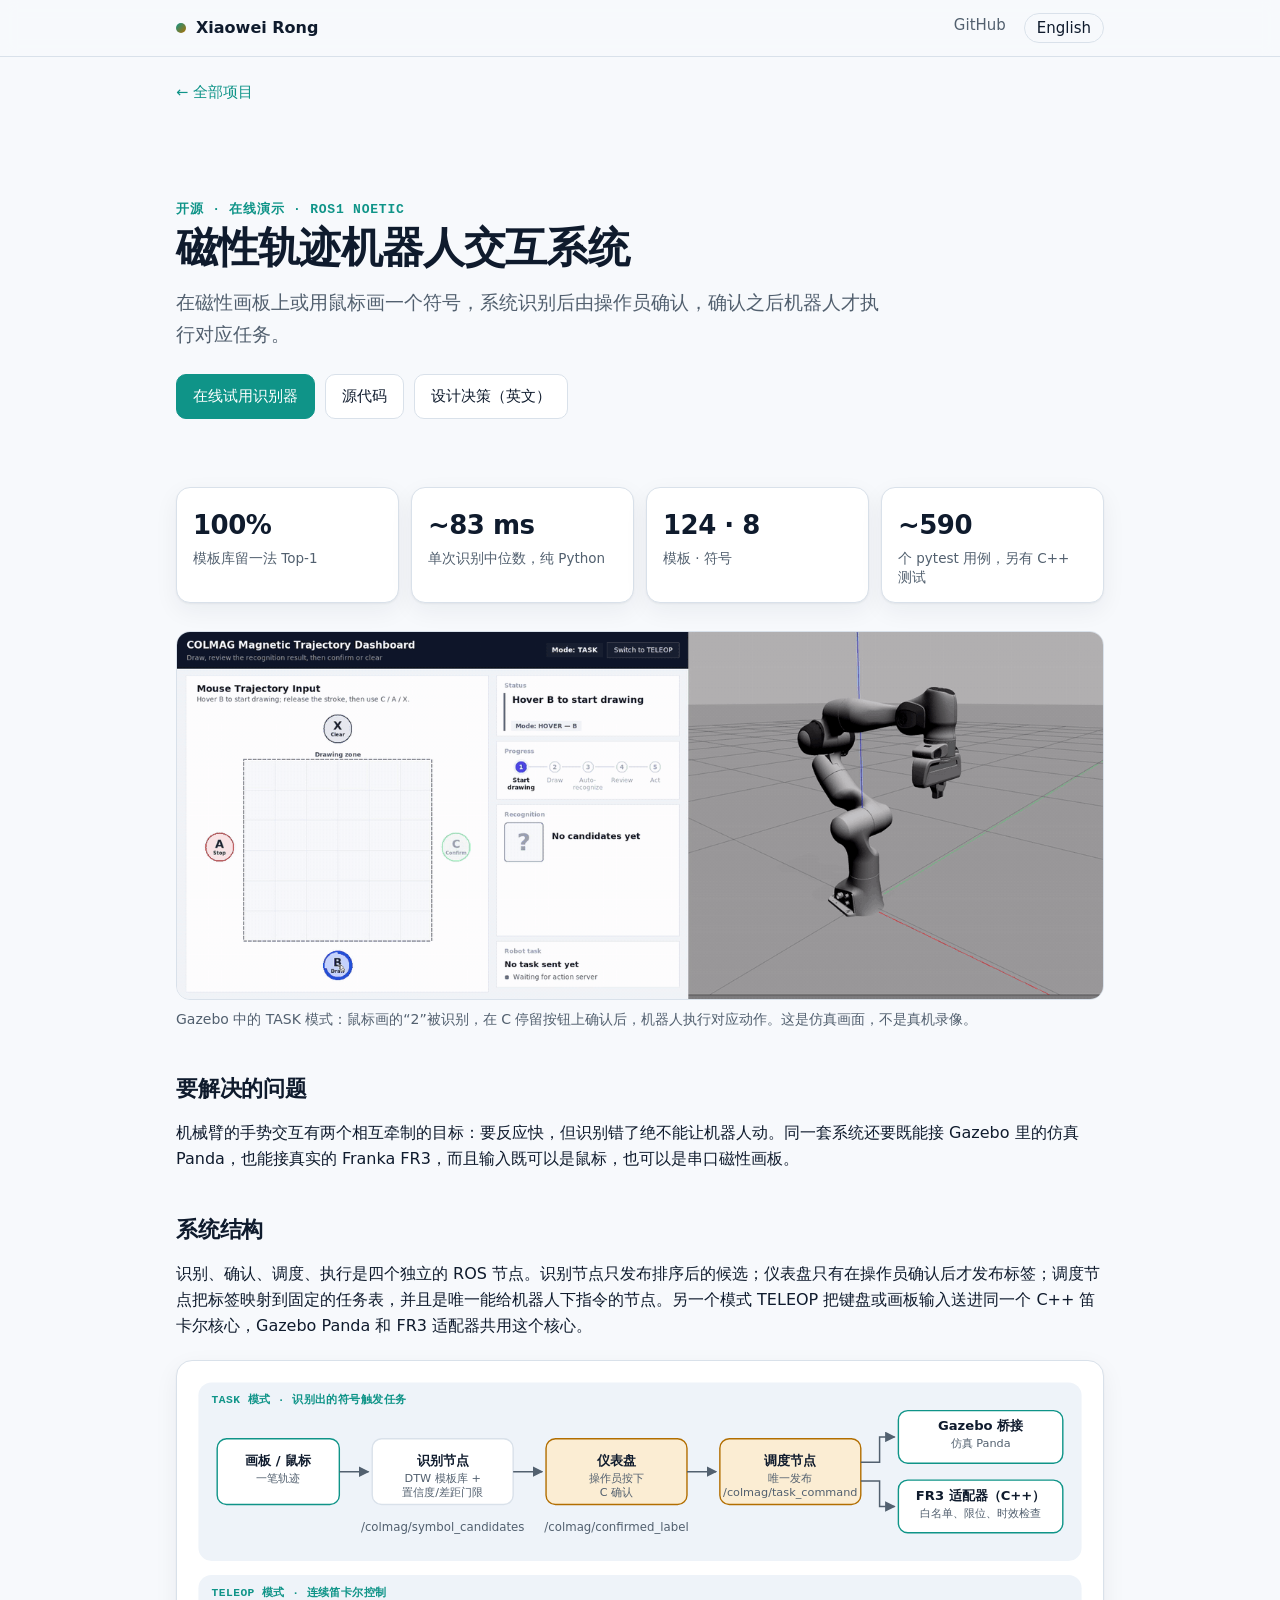
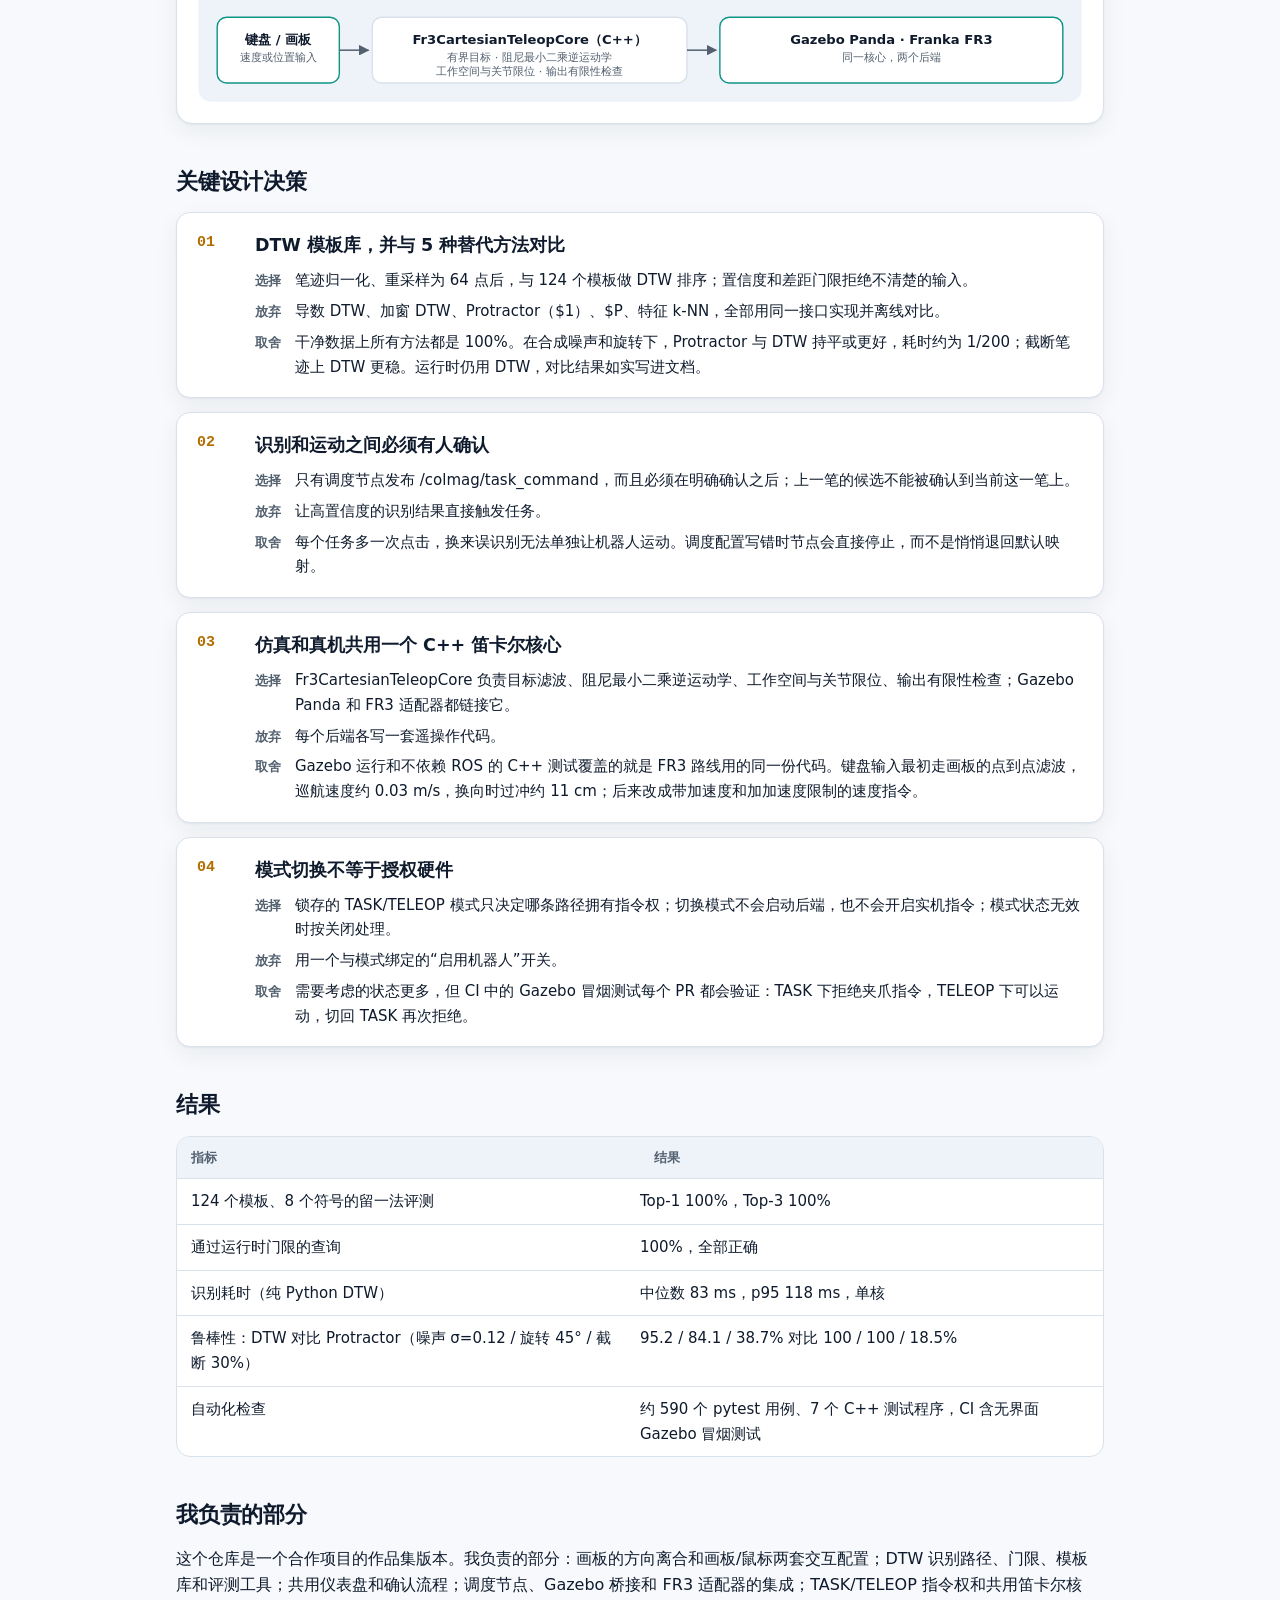
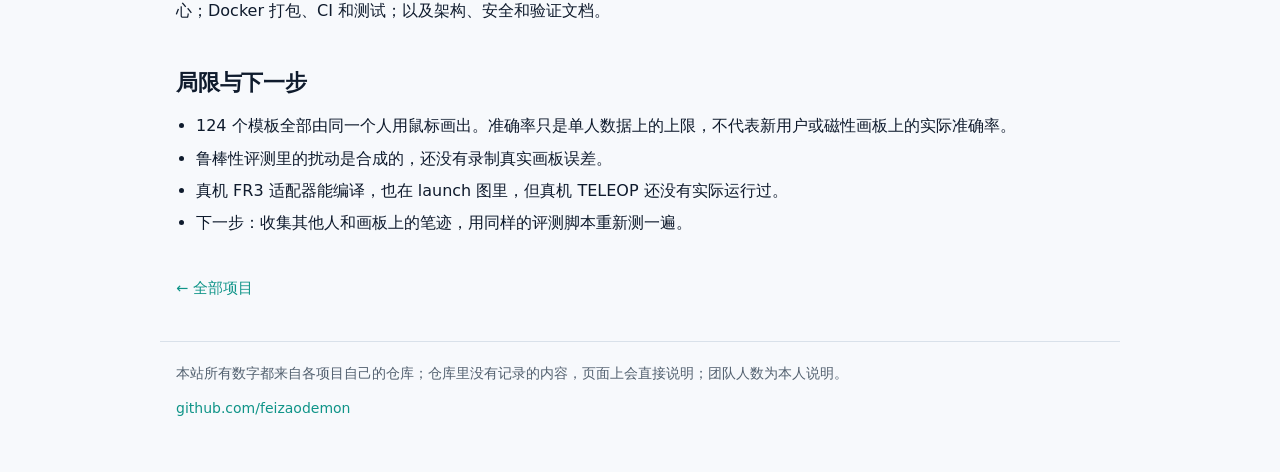
<file: docs/zh/mtri.html>
<!doctype html>
<html lang="zh-CN">
<head>
<meta charset="utf-8">
<meta name="viewport" content="width=device-width, initial-scale=1">
<title>磁性轨迹机器人交互系统 · Xiaowei Rong</title>
<meta name="description" content="在磁性画板上或用鼠标画一个符号，系统识别后由操作员确认，确认之后机器人才执行对应任务。">
<link rel="alternate" hreflang="en" href="../mtri.html">
<link rel="stylesheet" href="../assets/site.css">
<link rel="icon" href="../assets/favicon.svg" type="image/svg+xml">
</head>
<body>
<header class="top"><div class="wrap">
<a class="brand" href="./"><span class="dot"></span>Xiaowei Rong</a>
<nav><a href="https://github.com/feizaodemon">GitHub</a><a class="lang" href="../mtri.html" hreflang="en">English</a></nav>
</div></header>
<main class="wrap">
<p class="crumb"><a href="./">← 全部项目</a></p>
<section class="hero proj">
<p class="kicker">开源 · 在线演示 · ROS1 Noetic</p>
<h1>磁性轨迹机器人交互系统</h1>
<p class="lede">在磁性画板上或用鼠标画一个符号，系统识别后由操作员确认，确认之后机器人才执行对应任务。</p>
<div class="actions"><a class="btn primary" href="https://feizaodemon.github.io/magnetic-trajectory-robot-interface/">在线试用识别器</a><a class="btn" href="https://github.com/feizaodemon/magnetic-trajectory-robot-interface">源代码</a><a class="btn" href="https://github.com/feizaodemon/magnetic-trajectory-robot-interface/blob/main/docs/DESIGN_DECISIONS.md">设计决策（英文）</a></div>

</section>
<h2 class="sr">概览</h2>
<div class="stats"><div class="stat"><div class="v">100%</div><div class="k">模板库留一法 Top-1</div></div><div class="stat"><div class="v">~83 ms</div><div class="k">单次识别中位数，纯 Python</div></div><div class="stat"><div class="v">124 · 8</div><div class="k">模板 · 符号</div></div><div class="stat"><div class="v">~590</div><div class="k">个 pytest 用例，另有 C++ 测试</div></div></div>
<figure><img src="../assets/mtri-task-gazebo.gif" alt="画出的 2 被识别、确认，Gazebo 中的机器人执行任务" loading="lazy"><figcaption>Gazebo 中的 TASK 模式：鼠标画的“2”被识别，在 C 停留按钮上确认后，机器人执行对应动作。这是仿真画面，不是真机录像。</figcaption></figure>
<section><h2>要解决的问题</h2><p>机械臂的手势交互有两个相互牵制的目标：要反应快，但识别错了绝不能让机器人动。同一套系统还要既能接 Gazebo 里的仿真 Panda，也能接真实的 Franka FR3，而且输入既可以是鼠标，也可以是串口磁性画板。</p></section>
<section><h2>系统结构</h2><p>识别、确认、调度、执行是四个独立的 ROS 节点。识别节点只发布排序后的候选；仪表盘只有在操作员确认后才发布标签；调度节点把标签映射到固定的任务表，并且是唯一能给机器人下指令的节点。另一个模式 TELEOP 把键盘或画板输入送进同一个 C++ 笛卡尔核心，Gazebo Panda 和 FR3 适配器共用这个核心。</p><div class="diagram"><svg viewBox="0 0 960 360" role="img" aria-label="MTRI 结构：带确认的任务路径，以及经由同一笛卡尔核心的遥操作路径"><defs><marker id="ah" viewBox="0 0 10 10" refX="9" refY="5" markerWidth="7" markerHeight="7" orient="auto-start-reverse"><path d="M0,0 L10,5 L0,10 z" class="d-head"/></marker></defs><rect class="d-band" x="10" y="10" width="940" height="190" rx="14"/><text class="d-k" x="24" y="32">TASK 模式 · 识别出的符号触发任务</text><rect class="d-io" x="30" y="70" width="130" height="70" rx="10"/><text class="d-t" x="95.0" y="98.0" text-anchor="middle">画板 / 鼠标</text><text class="d-s" x="95.0" y="116.0" text-anchor="middle">一笔轨迹</text><rect class="d-node" x="195" y="70" width="150" height="70" rx="10"/><text class="d-t" x="270.0" y="98.0" text-anchor="middle">识别节点</text><text class="d-s" x="270.0" y="116.0" text-anchor="middle">DTW 模板库 +</text><text class="d-s" x="270.0" y="131.0" text-anchor="middle">置信度/差距门限</text><rect class="d-gate" x="380" y="70" width="150" height="70" rx="10"/><text class="d-t" x="455.0" y="98.0" text-anchor="middle">仪表盘</text><text class="d-s" x="455.0" y="116.0" text-anchor="middle">操作员按下</text><text class="d-s" x="455.0" y="131.0" text-anchor="middle">C 确认</text><rect class="d-gate" x="565" y="70" width="150" height="70" rx="10"/><text class="d-t" x="640.0" y="98.0" text-anchor="middle">调度节点</text><text class="d-s" x="640.0" y="116.0" text-anchor="middle">唯一发布</text><text class="d-s" x="640.0" y="131.0" text-anchor="middle">/colmag/task_command</text><rect class="d-io" x="755" y="40" width="175" height="56" rx="10"/><text class="d-t" x="842.5" y="61.0" text-anchor="middle">Gazebo 桥接</text><text class="d-s" x="842.5" y="79.0" text-anchor="middle">仿真 Panda</text><rect class="d-io" x="755" y="114" width="175" height="56" rx="10"/><text class="d-t" x="842.5" y="135.0" text-anchor="middle">FR3 适配器（C++）</text><text class="d-s" x="842.5" y="153.0" text-anchor="middle">白名单、限位、时效检查</text><path class="d-arr" d="M160,105 L191,105" marker-end="url(#ah)"/><path class="d-arr" d="M345,105 L376,105" marker-end="url(#ah)"/><path class="d-arr" d="M530,105 L561,105" marker-end="url(#ah)"/><path class="d-arr" d="M715,95 L735,95 L735,68 L751,68" marker-end="url(#ah)"/><path class="d-arr" d="M715,115 L735,115 L735,142 L751,142" marker-end="url(#ah)"/><text class="d-n" x="270" y="168" text-anchor="middle">/colmag/symbol_candidates</text><text class="d-n" x="455" y="168" text-anchor="middle">/colmag/confirmed_label</text><rect class="d-band" x="10" y="215" width="940" height="135" rx="14"/><text class="d-k" x="24" y="237">TELEOP 模式 · 连续笛卡尔控制</text><rect class="d-io" x="30" y="260" width="130" height="70" rx="10"/><text class="d-t" x="95.0" y="288.0" text-anchor="middle">键盘 / 画板</text><text class="d-s" x="95.0" y="306.0" text-anchor="middle">速度或位置输入</text><rect class="d-node" x="195" y="260" width="335" height="70" rx="10"/><text class="d-t" x="362.5" y="288.0" text-anchor="middle">Fr3CartesianTeleopCore（C++）</text><text class="d-s" x="362.5" y="306.0" text-anchor="middle">有界目标 · 阻尼最小二乘逆运动学</text><text class="d-s" x="362.5" y="321.0" text-anchor="middle">工作空间与关节限位 · 输出有限性检查</text><rect class="d-io" x="565" y="260" width="365" height="70" rx="10"/><text class="d-t" x="747.5" y="288.0" text-anchor="middle">Gazebo Panda  ·  Franka FR3</text><text class="d-s" x="747.5" y="306.0" text-anchor="middle">同一核心，两个后端</text><path class="d-arr" d="M160,295 L191,295" marker-end="url(#ah)"/><path class="d-arr" d="M530,295 L561,295" marker-end="url(#ah)"/></svg></div></section>
<section><h2>关键设计决策</h2><div class="decs"><article class="dec"><div class="num">01</div><div><h3>DTW 模板库，并与 5 种替代方法对比</h3><dl><dt>选择</dt><dd>笔迹归一化、重采样为 64 点后，与 124 个模板做 DTW 排序；置信度和差距门限拒绝不清楚的输入。</dd><dt>放弃</dt><dd>导数 DTW、加窗 DTW、Protractor（$1）、$P、特征 k-NN，全部用同一接口实现并离线对比。</dd><dt>取舍</dt><dd>干净数据上所有方法都是 100%。在合成噪声和旋转下，Protractor 与 DTW 持平或更好，耗时约为 1/200；截断笔迹上 DTW 更稳。运行时仍用 DTW，对比结果如实写进文档。</dd></dl></div></article><article class="dec"><div class="num">02</div><div><h3>识别和运动之间必须有人确认</h3><dl><dt>选择</dt><dd>只有调度节点发布 /colmag/task_command，而且必须在明确确认之后；上一笔的候选不能被确认到当前这一笔上。</dd><dt>放弃</dt><dd>让高置信度的识别结果直接触发任务。</dd><dt>取舍</dt><dd>每个任务多一次点击，换来误识别无法单独让机器人运动。调度配置写错时节点会直接停止，而不是悄悄退回默认映射。</dd></dl></div></article><article class="dec"><div class="num">03</div><div><h3>仿真和真机共用一个 C++ 笛卡尔核心</h3><dl><dt>选择</dt><dd>Fr3CartesianTeleopCore 负责目标滤波、阻尼最小二乘逆运动学、工作空间与关节限位、输出有限性检查；Gazebo Panda 和 FR3 适配器都链接它。</dd><dt>放弃</dt><dd>每个后端各写一套遥操作代码。</dd><dt>取舍</dt><dd>Gazebo 运行和不依赖 ROS 的 C++ 测试覆盖的就是 FR3 路线用的同一份代码。键盘输入最初走画板的点到点滤波，巡航速度约 0.03 m/s，换向时过冲约 11 cm；后来改成带加速度和加加速度限制的速度指令。</dd></dl></div></article><article class="dec"><div class="num">04</div><div><h3>模式切换不等于授权硬件</h3><dl><dt>选择</dt><dd>锁存的 TASK/TELEOP 模式只决定哪条路径拥有指令权；切换模式不会启动后端，也不会开启实机指令；模式状态无效时按关闭处理。</dd><dt>放弃</dt><dd>用一个与模式绑定的“启用机器人”开关。</dd><dt>取舍</dt><dd>需要考虑的状态更多，但 CI 中的 Gazebo 冒烟测试每个 PR 都会验证：TASK 下拒绝夹爪指令，TELEOP 下可以运动，切回 TASK 再次拒绝。</dd></dl></div></article></div></section>
<section><h2>结果</h2><table><thead><tr><th>指标</th><th>结果</th></tr></thead><tbody>
<tr><td>124 个模板、8 个符号的留一法评测</td><td>Top-1 100%，Top-3 100%</td></tr>
<tr><td>通过运行时门限的查询</td><td>100%，全部正确</td></tr>
<tr><td>识别耗时（纯 Python DTW）</td><td>中位数 83 ms，p95 118 ms，单核</td></tr>
<tr><td>鲁棒性：DTW 对比 Protractor（噪声 σ=0.12 / 旋转 45° / 截断 30%）</td><td>95.2 / 84.1 / 38.7% 对比 100 / 100 / 18.5%</td></tr>
<tr><td>自动化检查</td><td>约 590 个 pytest 用例、7 个 C++ 测试程序，CI 含无界面 Gazebo 冒烟测试</td></tr>
</tbody></table></section>
<section><h2>我负责的部分</h2><p>这个仓库是一个合作项目的作品集版本。我负责的部分：画板的方向离合和画板/鼠标两套交互配置；DTW 识别路径、门限、模板库和评测工具；共用仪表盘和确认流程；调度节点、Gazebo 桥接和 FR3 适配器的集成；TASK/TELEOP 指令权和共用笛卡尔核心；Docker 打包、CI 和测试；以及架构、安全和验证文档。</p></section>
<section><h2>局限与下一步</h2><ul><li>124 个模板全部由同一个人用鼠标画出。准确率只是单人数据上的上限，不代表新用户或磁性画板上的实际准确率。</li><li>鲁棒性评测里的扰动是合成的，还没有录制真实画板误差。</li><li>真机 FR3 适配器能编译，也在 launch 图里，但真机 TELEOP 还没有实际运行过。</li><li>下一步：收集其他人和画板上的笔迹，用同样的评测脚本重新测一遍。</li></ul></section>
<p class="crumb end"><a href="./">← 全部项目</a></p>
</main>
<footer class="wrap foot"><p>本站所有数字都来自各项目自己的仓库；仓库里没有记录的内容，页面上会直接说明；团队人数为本人说明。</p><p><a href="https://github.com/feizaodemon">github.com/feizaodemon</a></p></footer>
</body>
</html>
</file>
<file: docs/assets/site.css>
:root {
  --bg: #f7f9fc;
  --surface: #ffffff;
  --surface-2: #eef3f9;
  --text: #0f1b2d;
  --muted: #52606f;
  --line: #d9e1ea;
  --teal: #0f9488;
  --teal-soft: #d6f3ef;
  --amber: #b26e00;
  --amber-soft: #fbedd3;
  --shadow: 0 1px 2px rgba(15, 27, 45, .05), 0 8px 24px rgba(15, 27, 45, .06);
  color-scheme: light;
}
@media (prefers-color-scheme: dark) {
  :root {
    --bg: #0b1220;
    --surface: #111a2b;
    --surface-2: #17223a;
    --text: #e6edf6;
    --muted: #9aa8ba;
    --line: #26334a;
    --teal: #2dd4bf;
    --teal-soft: #0f2f33;
    --amber: #f5a524;
    --amber-soft: #33270f;
    --shadow: none;
    color-scheme: dark;
  }
}
* { box-sizing: border-box; }
html { -webkit-text-size-adjust: 100%; }
body {
  margin: 0; background: var(--bg); color: var(--text);
  font: 16px/1.65 ui-sans-serif, system-ui, -apple-system, "Segoe UI", Roboto, "Helvetica Neue", "PingFang SC", "Hiragino Sans GB", "Microsoft YaHei", "Noto Sans CJK SC", sans-serif;
}
a { color: var(--teal); text-decoration: none; }
a:hover { text-decoration: underline; }
.wrap { max-width: 960px; margin: 0 auto; padding: 0 16px; }
.top { position: sticky; top: 0; z-index: 5; background: color-mix(in srgb, var(--bg) 85%, transparent); backdrop-filter: blur(8px); border-bottom: 1px solid var(--line); }
.top .wrap { display: flex; align-items: center; justify-content: space-between; height: 56px; }
.brand { color: var(--text); font-weight: 650; display: flex; align-items: center; gap: 10px; }
.brand .dot { width: 10px; height: 10px; border-radius: 50%; background: linear-gradient(135deg, var(--teal), var(--amber)); }
.top nav { display: flex; gap: 18px; font-size: 15px; }
.top nav a { color: var(--muted); }
.top nav a.lang { color: var(--text); border: 1px solid var(--line); border-radius: 999px; padding: 2px 12px; }

.hero { padding: 56px 0 28px; position: relative; }
.hero.home { padding-top: 72px; }
.hero h1 { font-size: clamp(32px, 6vw, 52px); line-height: 1.1; margin: 6px 0 16px; letter-spacing: -.02em; }
.hero.proj h1 { font-size: clamp(28px, 5vw, 42px); }
.lede { font-size: 19px; color: var(--muted); max-width: 720px; margin: 0; }
.kicker { font: 600 13px/1.4 ui-monospace, SFMono-Regular, Menlo, Consolas, monospace; text-transform: uppercase; letter-spacing: .06em; color: var(--teal); margin: 0; }
.hero .loop { position: absolute; right: 0; top: 24px; width: min(380px, 45%); opacity: .9; pointer-events: none; }
.hero .loop path { fill: none; stroke: var(--teal); stroke-width: 3; stroke-linecap: round; stroke-dasharray: 3 9; }
.hero .loop circle { fill: var(--amber); }
.actions { display: flex; flex-wrap: wrap; gap: 10px; margin-top: 24px; }
.btn { display: inline-block; padding: 9px 16px; border-radius: 10px; border: 1px solid var(--line); background: var(--surface); color: var(--text); font-weight: 560; font-size: 15px; }
.btn:hover { text-decoration: none; border-color: var(--teal); }
.btn.primary { background: var(--teal); border-color: var(--teal); color: #fff; }
@media (prefers-color-scheme: dark) { .btn.primary { color: #062320; } }
.private { display: flex; gap: 8px; align-items: center; margin: 20px 0 0; color: var(--muted); font-size: 14px; }
.lock { width: 12px; height: 12px; border: 2px solid var(--amber); border-radius: 3px; display: inline-block; }

section { margin: 40px 0; }
h2 { font-size: 22px; margin: 0 0 12px; letter-spacing: -.01em; }
.sr { position: absolute; width: 1px; height: 1px; overflow: hidden; clip: rect(0 0 0 0); }
.sub { color: var(--muted); max-width: 720px; margin-top: 0; }
p { margin: 0 0 12px; }

.stats { display: grid; grid-template-columns: repeat(4, 1fr); gap: 12px; margin: 8px 0 28px; }
.stat { background: var(--surface); border: 1px solid var(--line); border-radius: 14px; padding: 16px; box-shadow: var(--shadow); }
.stat .v { font-size: 26px; font-weight: 700; letter-spacing: -.02em; color: var(--text); font-variant-numeric: tabular-nums; }
.stat .k { font-size: 13.5px; color: var(--muted); line-height: 1.4; margin-top: 2px; }
@media (max-width: 720px) { .stats { grid-template-columns: repeat(2, 1fr); } .stat .v { font-size: 22px; } }

figure { margin: 0 0 8px; }
figure img { width: 100%; border-radius: 14px; border: 1px solid var(--line); display: block; }
figcaption { font-size: 14px; color: var(--muted); margin-top: 8px; }

.diagram { margin: 20px 0 4px; background: var(--surface); border: 1px solid var(--line); border-radius: 16px; padding: 12px; overflow-x: auto; box-shadow: var(--shadow); }
.diagram svg { display: block; width: 100%; min-width: 680px; height: auto; font-family: inherit; }
.d-band { fill: var(--surface-2); stroke: none; }
.d-node { fill: var(--surface); stroke: var(--line); stroke-width: 1.5; }
.d-io { fill: var(--surface); stroke: var(--teal); stroke-width: 1.5; }
.d-gate { fill: var(--amber-soft); stroke: var(--amber); stroke-width: 1.5; }
.d-t { fill: var(--text); font-size: 14px; font-weight: 650; }
.d-s { fill: var(--muted); font-size: 12px; }
.d-n { fill: var(--muted); font-size: 12.5px; }
.d-k { fill: var(--teal); font: 600 12px ui-monospace, SFMono-Regular, Menlo, Consolas, monospace; letter-spacing: .04em; text-transform: uppercase; }
.d-arr { fill: none; stroke: var(--muted); stroke-width: 1.6; }
.d-head { fill: var(--muted); }

.decs { display: grid; gap: 14px; }
.dec { display: grid; grid-template-columns: 44px 1fr; gap: 14px; background: var(--surface); border: 1px solid var(--line); border-radius: 14px; padding: 18px 20px; box-shadow: var(--shadow); }
.dec .num { font: 700 15px ui-monospace, SFMono-Regular, Menlo, monospace; color: var(--amber); padding-top: 3px; }
.dec h3 { margin: 0 0 8px; font-size: 17.5px; }
.dec dl { margin: 0; display: grid; grid-template-columns: max-content 1fr; gap: 6px 14px; font-size: 15px; }
.dec dt { color: var(--muted); font-weight: 600; font-size: 13px; padding-top: 2px; }
.dec dd { margin: 0; }
@media (max-width: 560px) {
  .dec { grid-template-columns: 1fr; gap: 4px; padding: 16px; }
  .dec dl { grid-template-columns: 1fr; gap: 2px; }
  .dec dd { margin-bottom: 8px; }
}

table { width: 100%; border-collapse: collapse; font-size: 15px; background: var(--surface); border: 1px solid var(--line); border-radius: 14px; overflow: hidden; display: block; overflow-x: auto; }
thead, tbody { display: table; width: 100%; }
th, td { text-align: left; padding: 10px 14px; border-bottom: 1px solid var(--line); vertical-align: top; }
th { background: var(--surface-2); font-size: 13px; color: var(--muted); }
tr:last-child td { border-bottom: none; }
ul { padding-left: 20px; margin: 0; }
li { margin: 6px 0; }

.cards { display: grid; grid-template-columns: repeat(2, 1fr); gap: 16px; margin-top: 20px; }
.card { display: flex; flex-direction: column; background: var(--surface); border: 1px solid var(--line); border-radius: 16px; overflow: hidden; color: var(--text); box-shadow: var(--shadow); transition: transform .15s ease, border-color .15s ease; }
.card:hover { text-decoration: none; border-color: var(--teal); transform: translateY(-2px); }
.cards > .card:last-child { grid-column: 1 / -1; }
.card.feat { grid-column: 1 / -1; display: grid; grid-template-columns: 1.2fr 1fr; }
.card img { width: 100%; height: 100%; object-fit: cover; display: block; border-right: 1px solid var(--line); }
.cbody { padding: 20px 22px; display: flex; flex-direction: column; gap: 8px; }
.cbody h3 { margin: 0; font-size: 20px; }
.cbody p { margin: 0; color: var(--muted); font-size: 15px; }
.cbody .kicker { display: flex; flex-wrap: wrap; gap: 8px; align-items: center; color: var(--muted); font-size: 11.5px; }
.tag { color: var(--amber); background: var(--amber-soft); border-radius: 6px; padding: 1px 7px; }
.tag.pub { color: var(--teal); background: var(--teal-soft); }
.chips { display: flex; flex-wrap: wrap; gap: 6px; margin-top: 4px; }
.chip { font-size: 12.5px; border: 1px solid var(--line); border-radius: 999px; padding: 1px 10px; color: var(--muted); }
.more { margin-top: auto; padding-top: 8px; color: var(--teal); font-weight: 600; font-size: 14.5px; }
@media (max-width: 720px) {
  .cards { grid-template-columns: 1fr; }
  .card.feat { grid-template-columns: 1fr; }
  .card img { border-right: none; border-bottom: 1px solid var(--line); }
  .hero .loop { display: none; }
}

.crumb { margin: 24px 0 0; font-size: 14.5px; }
.crumb.end { margin: 40px 0; }
.foot { border-top: 1px solid var(--line); padding-top: 20px; padding-bottom: 40px; color: var(--muted); font-size: 14px; }
@media (max-width: 720px) {
  .diagram::after { content: "← swipe to see the whole diagram →"; display: block; text-align: center; font-size: 12.5px; color: var(--muted); margin-top: 6px; position: sticky; left: 0; }
  html[lang^="zh"] .diagram::after { content: "← 左右滑动查看完整图示 →"; }
}
</file>
